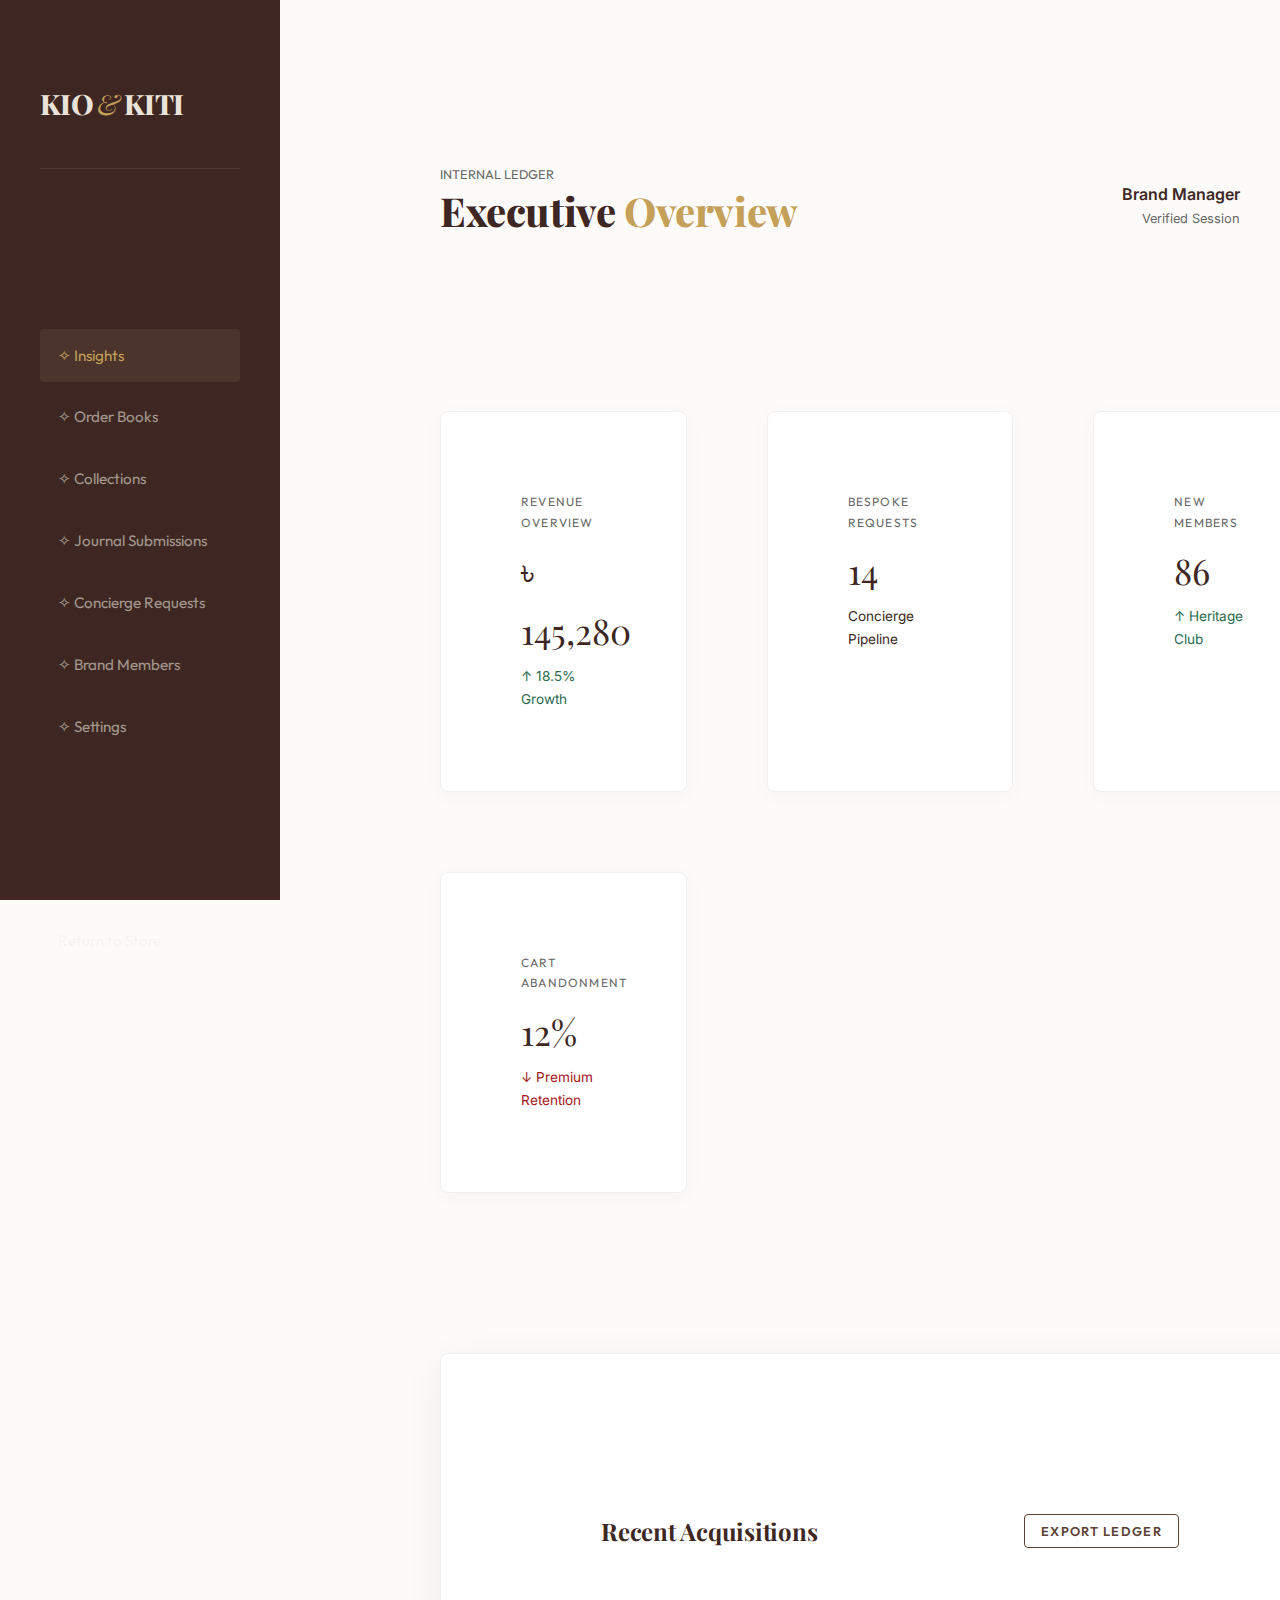
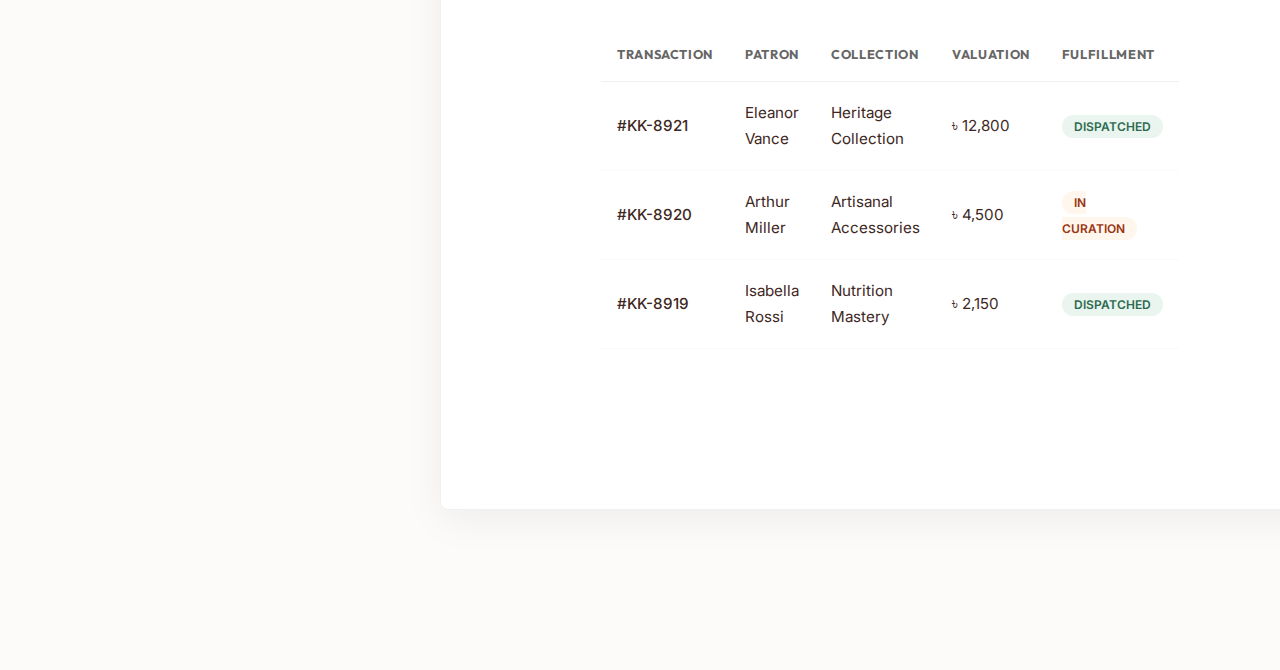
<file: admin.html>
<!DOCTYPE html>
<html lang="en">

<head>
    <meta charset="UTF-8">
    <meta name="viewport" content="width=device-width, initial-scale=1.0">
    <title>Brand Ledger | Kio & Kiti Admin</title>
    <link rel="stylesheet" href="style.css">
    <link rel="preconnect" href="https://fonts.googleapis.com">
    <link rel="preconnect" href="https://fonts.gstatic.com" crossorigin>
    <link
        href="https://fonts.googleapis.com/css2?family=Inter:wght@400;500;600&family=Playfair+Display:ital,wght@0,700;0,800;1,700&family=Outfit:wght@500;600&display=swap"
        rel="stylesheet">
    <style>
        :root {
            --sidebar-width: 280px;
        }

        body {
            background: #FDFBFA;
            color: var(--primary-dark);
        }

        .admin-layout {
            display: grid;
            grid-template-columns: var(--sidebar-width) 1fr;
            min-height: 100vh;
        }

        .admin-sidebar {
            background: var(--primary-dark);
            color: #EAE3D9;
            padding: var(--space-lg) var(--space-md);
            position: sticky;
            top: 0;
            height: 100vh;
        }

        .admin-main {
            padding: var(--space-xl);
        }

        .sidebar-header {
            margin-bottom: var(--space-xl);
            padding-bottom: var(--space-md);
            border-bottom: 1px solid rgba(234, 227, 217, 0.1);
        }

        .admin-nav a {
            display: flex;
            align-items: center;
            gap: 12px;
            padding: 14px 18px;
            color: rgba(234, 227, 217, 0.6);
            border-radius: var(--radius-sm);
            margin-bottom: 8px;
            font-family: var(--font-secondary);
            font-size: 0.95rem;
            transition: all 0.3s ease;
        }

        .admin-nav a:hover,
        .admin-nav a.active {
            background: rgba(234, 227, 217, 0.05);
            color: #EAE3D9;
        }

        .admin-nav a.active {
            color: var(--accent-gold);
            background: rgba(197, 168, 124, 0.1);
        }

        .kpi-grid {
            display: grid;
            grid-template-columns: repeat(auto-fit, minmax(240px, 1fr));
            gap: var(--space-lg);
            margin-bottom: var(--space-xl);
        }

        .kpi-card {
            background: white;
            padding: var(--space-lg);
            border-radius: var(--radius-md);
            border: 1px solid #F0F0F0;
            box-shadow: var(--shadow-sm);
        }

        .kpi-label {
            font-family: var(--font-secondary);
            text-transform: uppercase;
            font-size: 0.75rem;
            letter-spacing: 0.1em;
            color: var(--text-muted);
            margin-bottom: 8px;
        }

        .kpi-value {
            font-family: var(--font-heading);
            font-size: 2.2rem;
            color: var(--primary-dark);
            margin-bottom: 4px;
        }

        .kpi-trend {
            font-size: 0.85rem;
            display: flex;
            align-items: center;
            gap: 4px;
        }

        .trend-up {
            color: #2D6A4F;
        }

        .trend-down {
            color: #A4161A;
        }

        .admin-section {
            background: white;
            padding: var(--space-xl);
            border-radius: var(--radius-md);
            border: 1px solid #F0F0F0;
            box-shadow: var(--shadow-md);
        }

        .section-header {
            display: flex;
            justify-content: space-between;
            align-items: center;
            margin-bottom: var(--space-lg);
        }

        .admin-table {
            width: 100%;
            border-collapse: collapse;
        }

        .admin-table th {
            text-align: left;
            padding: 16px;
            font-family: var(--font-secondary);
            font-size: 0.8rem;
            text-transform: uppercase;
            letter-spacing: 0.05em;
            color: var(--text-muted);
            border-bottom: 1px solid #F0F0F0;
        }

        .admin-table td {
            padding: 18px 16px;
            font-size: 0.95rem;
            border-bottom: 1px solid #FAFAFA;
        }

        .status-pill {
            padding: 4px 12px;
            border-radius: 20px;
            font-size: 0.75rem;
            font-weight: 600;
            text-transform: uppercase;
        }

        .status-paid {
            background: #E9F5EE;
            color: #2D6A4F;
        }

        .status-pending {
            background: #FFF7ED;
            color: #9A3412;
        }

        @media (max-width: 1024px) {
            .admin-layout {
                grid-template-columns: 1fr;
            }

            .admin-sidebar {
                display: none;
            }
        }
    </style>
</head>

<body>
    <div class="admin-layout">
        <aside class="admin-sidebar">
            <div class="sidebar-header">
                <div class="logo">
                    <span class="logo-kio" style="color:#EAE3D9">KIO</span><span class="logo-amp"
                        style="color:var(--accent-gold); font-style:italic; font-family:'Playfair Display'; margin: 0 4px;">&</span><span
                        class="logo-kiti" style="color:#EAE3D9">KITI</span>
                </div>
            </div>
            <nav class="admin-nav">
                <a href="#" class="active">✧ Insights</a>
                <a href="#">✧ Order Books</a>
                <a href="#">✧ Collections</a>
                <a href="#">✧ Journal Submissions</a>
                <a href="#">✧ Concierge Requests</a>
                <a href="#">✧ Brand Members</a>
                <a href="#">✧ Settings</a>
                <a href="index.html" style="margin-top: var(--space-xl); opacity: 0.5;">Return to Store</a>
            </nav>
        </aside>

        <main class="admin-main">
            <header class="section-header" style="margin-bottom: var(--space-xl);">
                <div>
                    <span
                        style="font-family: var(--font-secondary); text-transform: uppercase; font-size: 0.8rem; color: var(--text-muted);">Internal
                        Ledger</span>
                    <h1 class="hero-title" style="font-size: 2.5rem; margin-top: 4px;">Executive <span
                            class="text-gold">Overview</span></h1>
                </div>
                <div class="user-profile" style="display:flex; align-items:center; gap:12px;">
                    <div style="text-align: right;">
                        <div style="font-weight: 600;">Brand Manager</div>
                        <div style="font-size: 0.8rem; color: var(--text-muted);">Verified Session</div>
                    </div>
                </div>
            </header>

            <div class="kpi-grid">
                <div class="kpi-card">
                    <div class="kpi-label">Revenue Overview</div>
                    <div class="kpi-value">৳ 145,280</div>
                    <div class="kpi-trend trend-up">↑ 18.5% Growth</div>
                </div>
                <div class="kpi-card">
                    <div class="kpi-label">Bespoke Requests</div>
                    <div class="kpi-value">14</div>
                    <div class="kpi-trend">Concierge Pipeline</div>
                </div>
                <div class="kpi-card">
                    <div class="kpi-label">New Members</div>
                    <div class="kpi-value">86</div>
                    <div class="kpi-trend trend-up">↑ Heritage Club</div>
                </div>
                <div class="kpi-card">
                    <div class="kpi-label">Cart Abandonment</div>
                    <div class="kpi-value">12%</div>
                    <div class="kpi-trend trend-down">↓ Premium Retention</div>
                </div>
            </div>

            <div class="admin-section">
                <div class="section-header">
                    <h2 class="section-title" style="font-size: 1.5rem;">Recent Acquisitions</h2>
                    <button class="btn btn-outline" style="padding: 8px 16px; font-size: 0.8rem;">Export Ledger</button>
                </div>
                <table class="admin-table">
                    <thead>
                        <tr>
                            <th>Transaction</th>
                            <th>Patron</th>
                            <th>Collection</th>
                            <th>Valuation</th>
                            <th>Fulfillment</th>
                        </tr>
                    </thead>
                    <tbody>
                        <tr>
                            <td style="font-weight: 500;">#KK-8921</td>
                            <td>Eleanor Vance</td>
                            <td>Heritage Collection</td>
                            <td>৳ 12,800</td>
                            <td><span class="status-pill status-paid">Dispatched</span></td>
                        </tr>
                        <tr>
                            <td style="font-weight: 500;">#KK-8920</td>
                            <td>Arthur Miller</td>
                            <td>Artisanal Accessories</td>
                            <td>৳ 4,500</td>
                            <td><span class="status-pill status-pending">In Curation</span></td>
                        </tr>
                        <tr>
                            <td style="font-weight: 500;">#KK-8919</td>
                            <td>Isabella Rossi</td>
                            <td>Nutrition Mastery</td>
                            <td>৳ 2,150</td>
                            <td><span class="status-pill status-paid">Dispatched</span></td>
                        </tr>
                    </tbody>
                </table>
            </div>
        </main>
    </div>
</body>

</html>
</file>
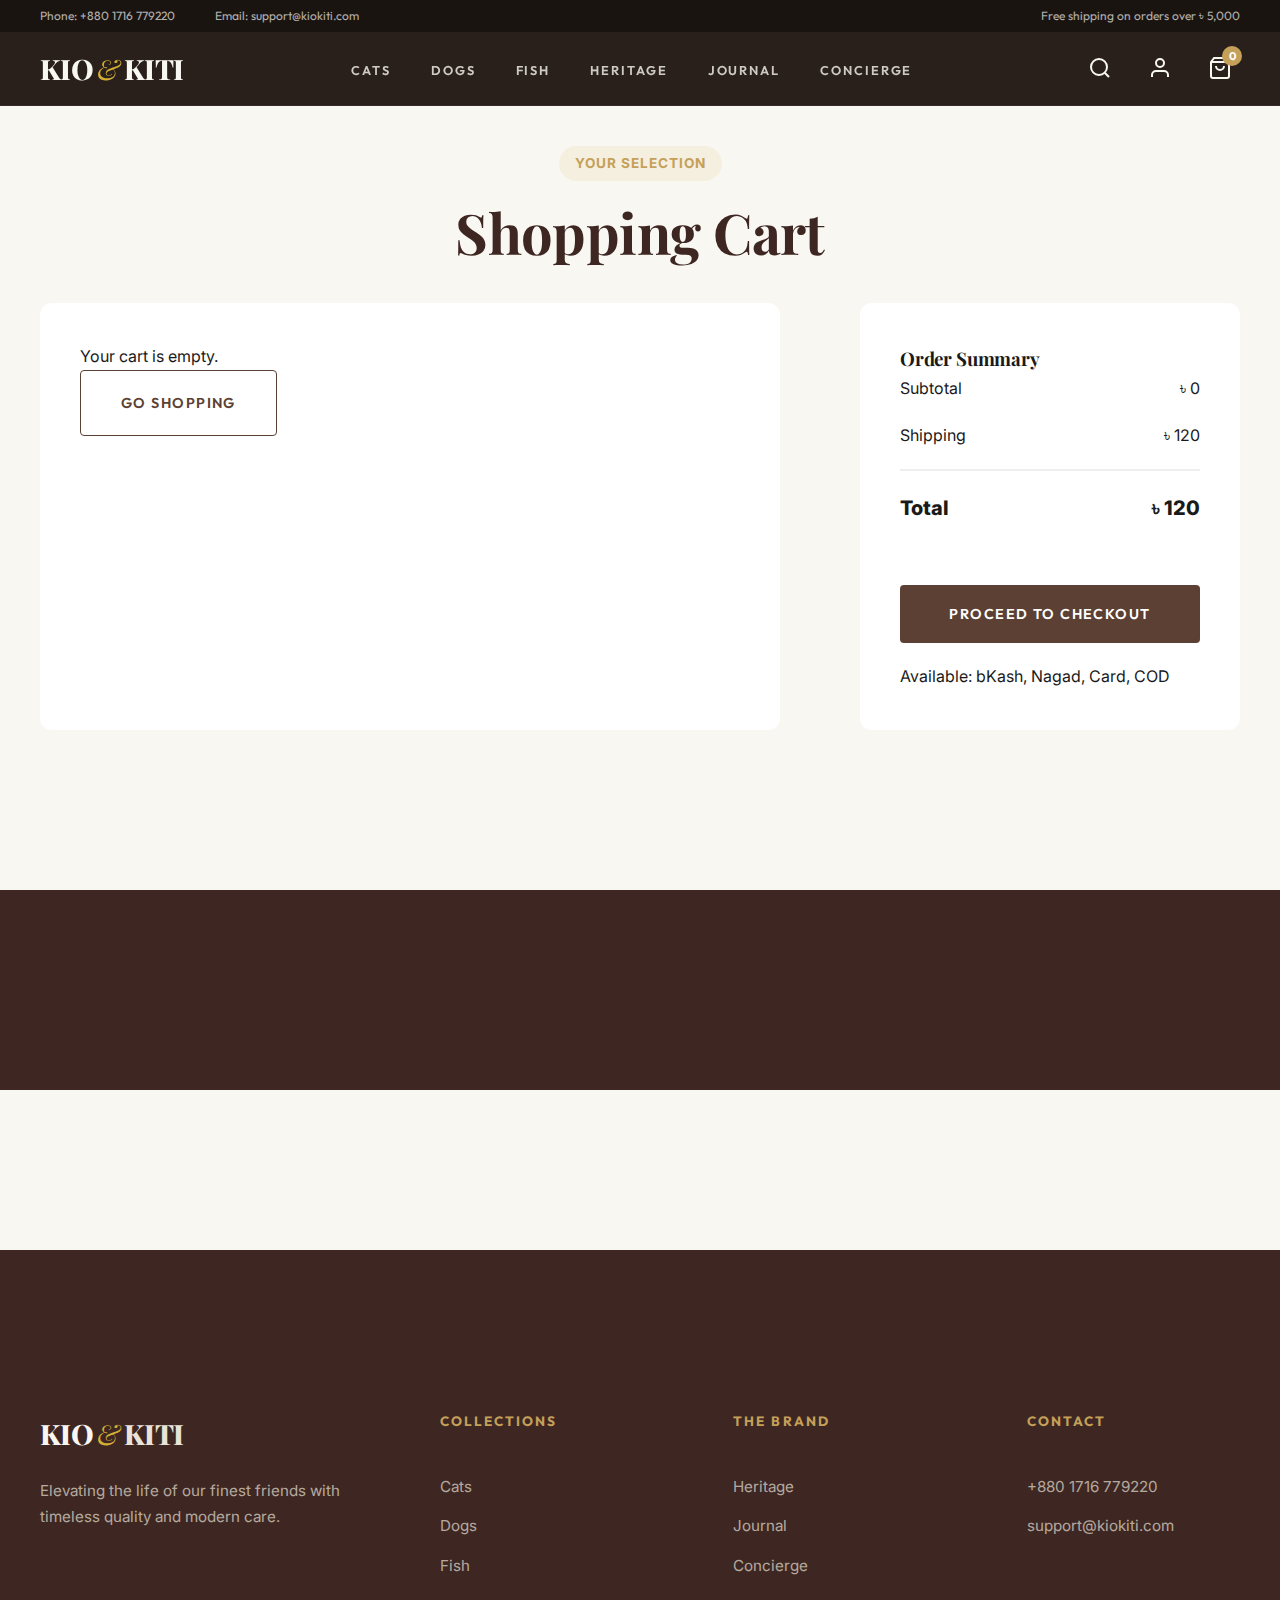
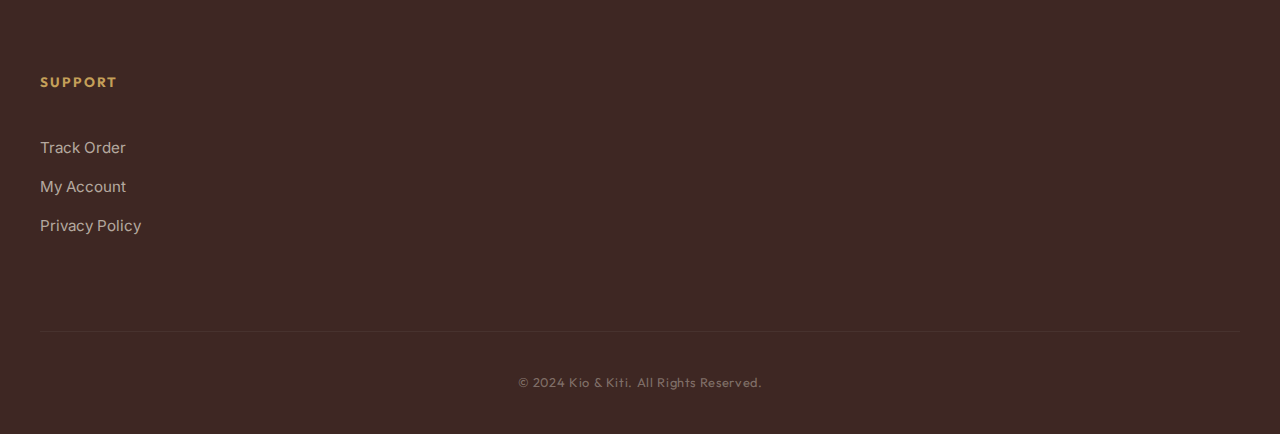
<file: cart.html>
<!DOCTYPE html>
<html lang="en">

<head>
    <meta charset="UTF-8">
    <meta name="viewport" content="width=device-width, initial-scale=1.0">
    <title>Shopping Cart | Kio and Kiti</title>
    <link rel="stylesheet" href="style.css">
</head>

<body>
    <div class="top-bar">
        <div class="container">
            <div class="top-bar-info">
                <span>Phone: <a href="tel:+8801716779220">+880 1716 779220</a></span>
                <span>Email: <a href="mailto:support@kiokiti.com">support@kiokiti.com</a></span>
            </div>
            <div class="top-bar-right hide-mobile">
                <span>Free shipping on orders over ৳ 5,000</span>
            </div>
        </div>
    </div>
    <header class="header">
        <nav class="container nav">
            <div class="logo">
                <a href="index.html">
                    <span class="logo-kio">KIO</span><span class="logo-amp">&</span><span class="logo-kiti">KITI</span>
                </a>
            </div>

            <ul class="nav-links">
                <li><a href="shop.html?category=cats">Cats</a></li>
                <li><a href="shop.html?category=dogs">Dogs</a></li>
                <li><a href="shop.html?category=fish">Fish</a></li>
                <li><a href="index.html#heritage">Heritage</a></li>
                <li><a href="stories.html">Journal</a></li>
                <li><a href="concierge.html">Concierge</a></li>
            </ul>

            <div class="nav-actions">
                <button class="icon-btn" aria-label="Search">
                    <svg width="24" height="24" viewBox="0 0 24 24" fill="none" stroke="currentColor" stroke-width="2">
                        <circle cx="11" cy="11" r="8" />
                        <path d="m21 21-4.3-4.3" />
                    </svg>
                </button>
                <button class="icon-btn" aria-label="Account" onclick="window.location.href='account.html'">
                    <svg width="24" height="24" viewBox="0 0 24 24" fill="none" stroke="currentColor" stroke-width="2">
                        <path d="M20 21v-2a4 4 0 0 0-4-4H8a4 4 0 0 0-4 4v2" />
                        <circle cx="12" cy="7" r="4" />
                    </svg>
                </button>
                <button class="icon-btn cart-btn" aria-label="Cart" onclick="window.location.href='cart.html'">
                    <svg width="24" height="24" viewBox="0 0 24 24" fill="none" stroke="currentColor" stroke-width="2">
                        <path d="M6 2 3 6v14a2 2 0 0 0 2 2h14a2 2 0 0 0 2-2V6l-3-4Z" />
                        <path d="M3 6h18" />
                        <path d="M16 10a4 4 0 0 1-8 0" />
                    </svg>
                    <span class="cart-count">0</span>
                </button>
            </div>
        </nav>
    </header>

    <main class="container page-content">
        <div class="section-header text-center">
            <span class="badge">Your Selection</span>
            <h1 class="section-title">Shopping Cart</h1>
        </div>

        <div class="cart-layout">
            <div class="cart-items" id="cart-container">
                <!-- Cart items will be loaded here via JS -->
                <div class="cart-empty-message">
                    <p>Your cart is empty.</p>
                    <a href="shop.html" class="btn btn-outline">Go Shopping</a>
                </div>
            </div>

            <aside class="cart-summary">
                <h3>Order Summary</h3>
                <div class="summary-details">
                    <div class="summary-row">
                        <span>Subtotal</span>
                        <span id="subtotal">৳ 0</span>
                    </div>
                    <div class="summary-row">
                        <span>Shipping</span>
                        <span id="shipping">৳ 120</span>
                    </div>
                    <div class="summary-row summary-total">
                        <span>Total</span>
                        <span id="total">৳ 120</span>
                    </div>
                </div>
                <button class="btn btn-primary btn-full mt-md" id="checkout-btn">Proceed to Checkout</button>
                <div class="payment-badges mt-sm">
                    <span>Available: bKash, Nagad, Card, COD</span>
                </div>
            </aside>
        </div>
    </main>

    <footer class="footer">
        <!-- Reusable Footer -->
    </footer>

    <script src="app.js"></script>
    <script>
        // Specific logic for Cart Page
        function renderCart() {
            const container = document.getElementById('cart-container');
            const subtotalEl = document.getElementById('subtotal');
            const totalEl = document.getElementById('total');

            if (cart.length === 0) {
                container.innerHTML = '<div class="cart-empty-message"> <p>Your cart is empty.</p> <a href="shop.html" class="btn btn-outline">Go Shopping</a> </div>';
                return;
            }

            let html = '';
            let subtotal = 0;

            cart.forEach((item, index) => {
                const itemPrice = parseInt(item.price.replace(/[৳, ]/g, ''));
                subtotal += itemPrice * item.quantity;

                html += `
                    <div class="cart-item">
                        <div class="cart-item-img"></div>
                        <div class="cart-item-info">
                            <h4>${item.name}</h4>
                            <p class="text-muted">Size: ${item.variant}</p>
                            <div class="quantity-picker-sm">
                                <button onclick="changeQty(${index}, -1)">-</button>
                                <span>${item.quantity}</span>
                                <button onclick="changeQty(${index}, 1)">+</button>
                            </div>
                        </div>
                        <div class="cart-item-price">
                            <span class="price">৳ ${itemPrice.toLocaleString()}</span>
                            <button class="remove-btn" onclick="removeItem(${index})">Remove</button>
                        </div>
                    </div>
                `;
            });

            container.innerHTML = html;
            subtotalEl.textContent = `৳ ${subtotal.toLocaleString()}`;
            totalEl.textContent = `৳ ${(subtotal + 120).toLocaleString()}`;
        }

        function changeQty(index, delta) {
            cart[index].quantity += delta;
            if (cart[index].quantity < 1) cart[index].quantity = 1;
            saveCart();
            renderCart();
            updateCartUI();
        }

        function removeItem(index) {
            cart.splice(index, 1);
            saveCart();
            renderCart();
            updateCartUI();
        }

        document.addEventListener('DOMContentLoaded', renderCart);
    </script>
    <footer class="footer">
        <div class="container">
            <div class="footer-grid">
                <div class="footer-brand">
                    <div class="logo">
                        <span class="logo-kio">KIO</span><span class="logo-amp">&</span>KITI
                    </div>
                    <p>Elevating the life of our finest friends with timeless quality and modern care.</p>
                </div>
                <div class="footer-links">
                    <h4>Collections</h4>
                    <ul>
                        <li><a href="shop.html?category=cats">Cats</a></li>
                        <li><a href="shop.html?category=dogs">Dogs</a></li>
                        <li><a href="shop.html?category=fish">Fish</a></li>
                    </ul>
                </div>
                <div class="footer-links">
                    <h4>The Brand</h4>
                    <ul>
                        <li><a href="index.html#heritage">Heritage</a></li>
                        <li><a href="stories.html">Journal</a></li>
                        <li><a href="concierge.html">Concierge</a></li>
                    </ul>
                </div>
                <div class="footer-links">
                    <h4>Contact</h4>
                    <ul>
                        <li><a href="tel:+8801716779220">+880 1716 779220</a></li>
                        <li><a href="mailto:support@kiokiti.com">support@kiokiti.com</a></li>
                    </ul>
                </div>
                <div class="footer-links">
                    <h4>Support</h4>
                    <ul>
                        <li><a href="track.html">Track Order</a></li>
                        <li><a href="account.html">My Account</a></li>
                        <li><a href="#">Privacy Policy</a></li>
                    </ul>
                </div>
            </div>
            <div class="footer-bottom">
                &copy; 2024 Kio & Kiti. All Rights Reserved.
            </div>
        </div>
    </footer>
</body>

</html>
</file>
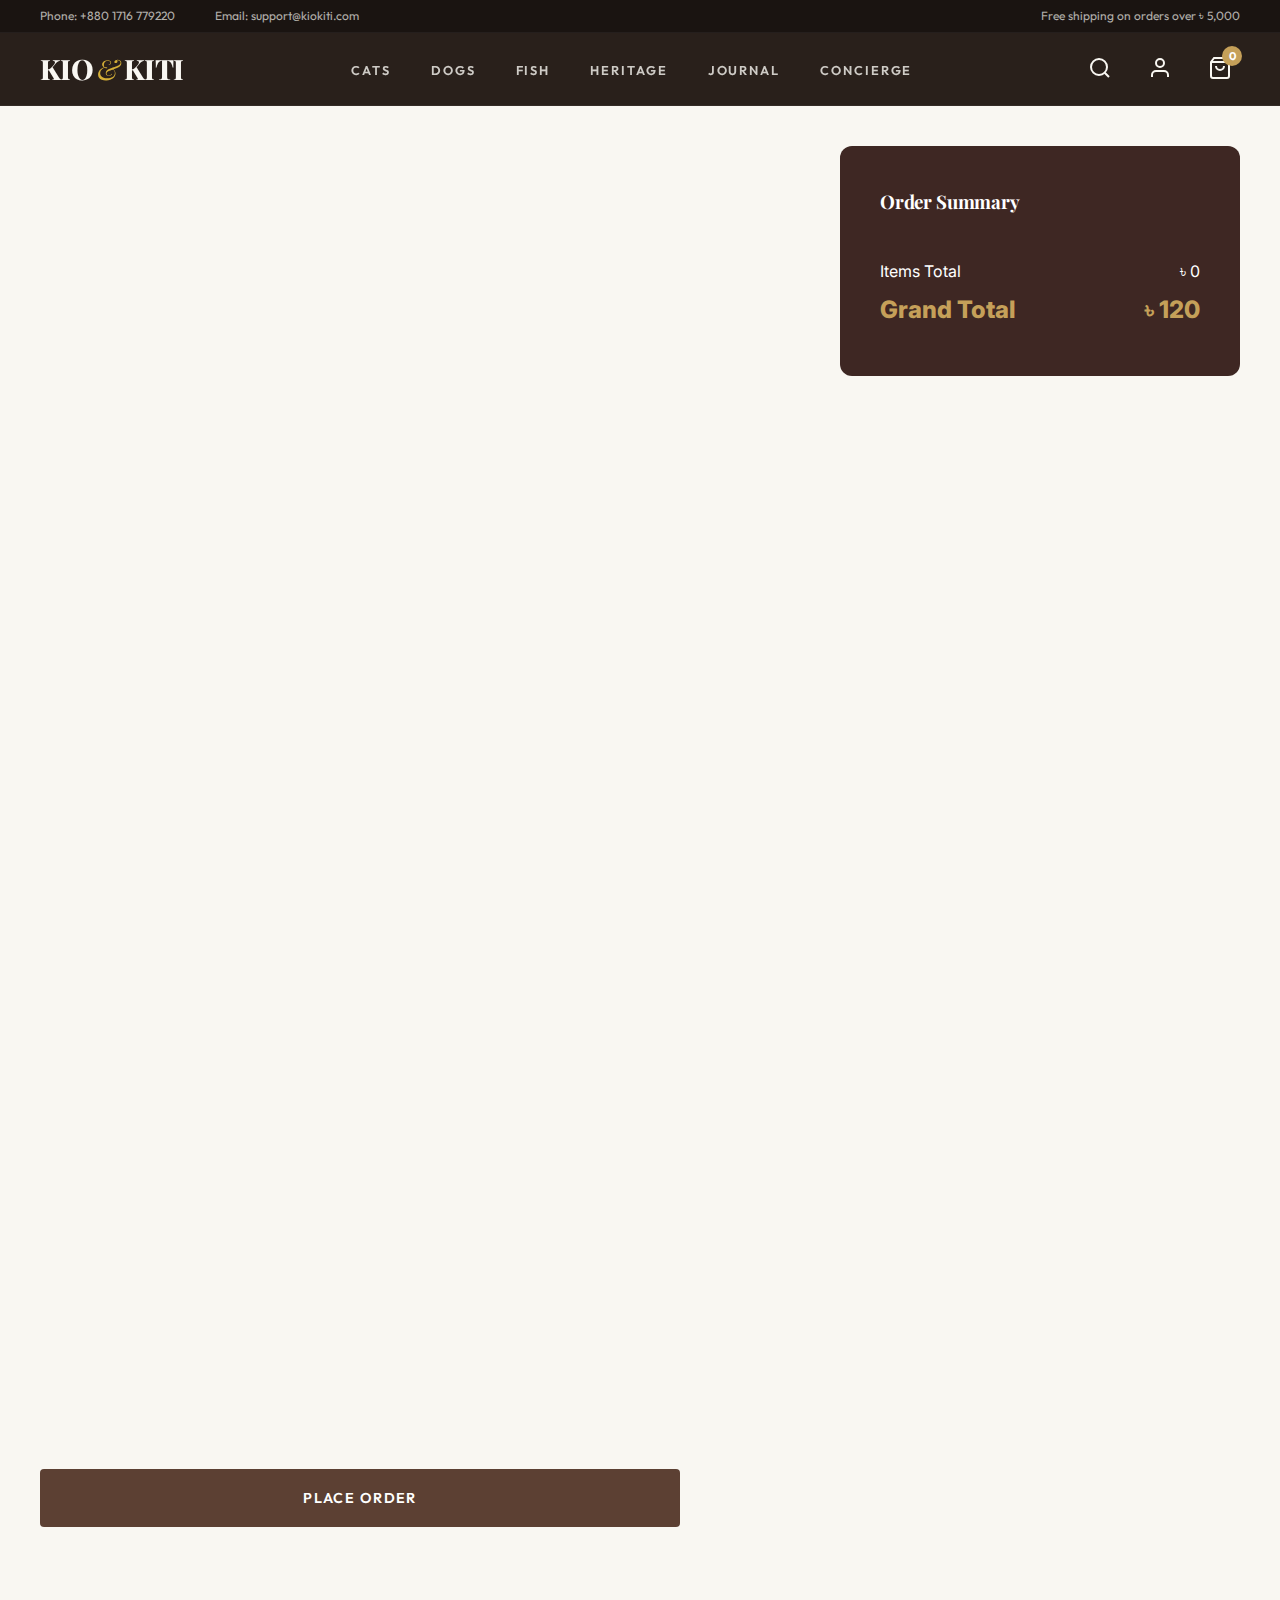
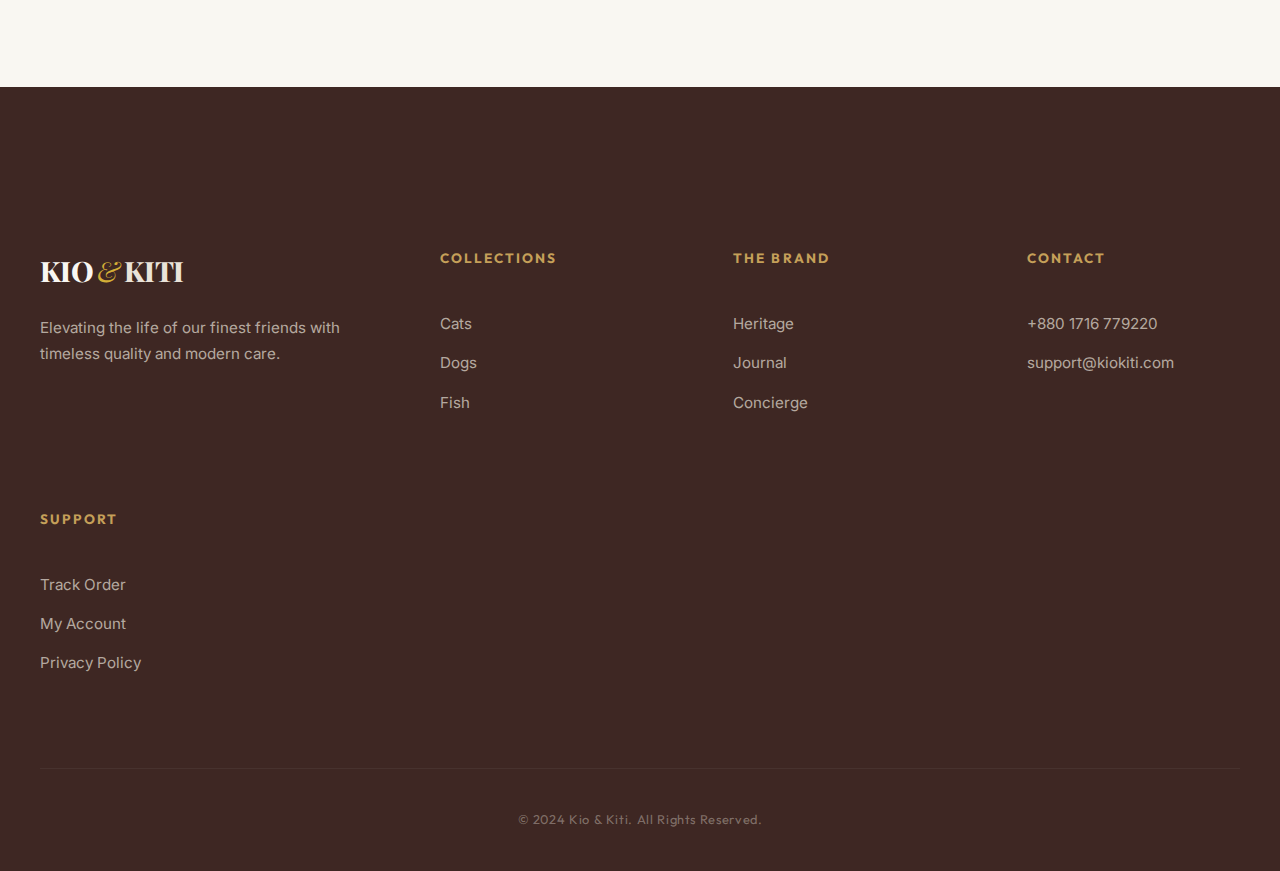
<file: checkout.html>
<!DOCTYPE html>
<html lang="en">

<head>
    <meta charset="UTF-8">
    <meta name="viewport" content="width=device-width, initial-scale=1.0">
    <title>Checkout | Kio and Kiti</title>
    <link rel="stylesheet" href="style.css">
</head>

<body>
    <div class="top-bar">
        <div class="container">
            <div class="top-bar-info">
                <span>Phone: <a href="tel:+8801716779220">+880 1716 779220</a></span>
                <span>Email: <a href="mailto:support@kiokiti.com">support@kiokiti.com</a></span>
            </div>
            <div class="top-bar-right hide-mobile">
                <span>Free shipping on orders over ৳ 5,000</span>
            </div>
        </div>
    </div>
    <header class="header">
        <nav class="container nav">
            <div class="logo">
                <a href="index.html">
                    <span class="logo-kio">KIO</span><span class="logo-amp">&</span><span class="logo-kiti">KITI</span>
                </a>
            </div>

            <ul class="nav-links">
                <li><a href="shop.html?category=cats">Cats</a></li>
                <li><a href="shop.html?category=dogs">Dogs</a></li>
                <li><a href="shop.html?category=fish">Fish</a></li>
                <li><a href="index.html#heritage">Heritage</a></li>
                <li><a href="stories.html">Journal</a></li>
                <li><a href="concierge.html">Concierge</a></li>
            </ul>

            <div class="nav-actions">
                <button class="icon-btn" aria-label="Search">
                    <svg width="24" height="24" viewBox="0 0 24 24" fill="none" stroke="currentColor" stroke-width="2">
                        <circle cx="11" cy="11" r="8" />
                        <path d="m21 21-4.3-4.3" />
                    </svg>
                </button>
                <button class="icon-btn" aria-label="Account" onclick="window.location.href='account.html'">
                    <svg width="24" height="24" viewBox="0 0 24 24" fill="none" stroke="currentColor" stroke-width="2">
                        <path d="M20 21v-2a4 4 0 0 0-4-4H8a4 4 0 0 0-4 4v2" />
                        <circle cx="12" cy="7" r="4" />
                    </svg>
                </button>
                <button class="icon-btn cart-btn" aria-label="Cart" onclick="window.location.href='cart.html'">
                    <svg width="24" height="24" viewBox="0 0 24 24" fill="none" stroke="currentColor" stroke-width="2">
                        <path d="M6 2 3 6v14a2 2 0 0 0 2 2h14a2 2 0 0 0 2-2V6l-3-4Z" />
                        <path d="M3 6h18" />
                        <path d="M16 10a4 4 0 0 1-8 0" />
                    </svg>
                    <span class="cart-count">0</span>
                </button>
            </div>
        </nav>
    </header>

    <main class="container page-content">
        <div class="checkout-layout">
            <div class="checkout-form-area">
                <section class="checkout-step reveal-on-scroll">
                    <h2>I. Contact Information</h2>
                    <div class="form-row">
                        <div class="form-group">
                            <label>Full Name</label>
                            <input type="text" placeholder="John Doe" required>
                        </div>
                        <div class="form-group">
                            <label>Phone Number</label>
                            <input type="tel" placeholder="017xxxxxxxx" required>
                        </div>
                    </div>
                </section>

                <section class="checkout-step reveal-on-scroll">
                    <h2>II. Shipping Address</h2>
                    <div class="form-group">
                        <label>City</label>
                        <select required>
                            <option>Dhaka</option>
                            <option>Chittagong</option>
                            <option>Sylhet</option>
                        </select>
                    </div>
                    <div class="form-group">
                        <label>Detailed Address (Area, House, Flat)</label>
                        <textarea rows="3" placeholder="Flat 4B, House 12, Road 5..."></textarea>
                    </div>
                </section>

                <section class="checkout-step reveal-on-scroll">
                    <h2>III. Payment Method</h2>
                    <div class="payment-options">
                        <label class="pay-option active">
                            <input type="radio" name="payment" checked>
                            <span>Cash on Delivery (COD)</span>
                        </label>
                        <label class="pay-option">
                            <input type="radio" name="payment">
                            <span>bKash / Nagad / Rocket</span>
                        </label>
                        <label class="pay-option">
                            <input type="radio" name="payment">
                            <span>Credit / Debit Card</span>
                        </label>
                    </div>
                </section>

                <button class="btn btn-primary btn-full mt-lg">Place Order</button>
            </div>

            <aside class="order-preview">
                <h3>Order Summary</h3>
                <div id="preview-items" class="preview-list">
                    <!-- Loaded via JS -->
                </div>
                <div class="total-bar">
                    <div class="total-row">
                        <span>Items Total</span>
                        <span id="preview-sub">৳ 0</span>
                    </div>
                    <div class="total-row bold">
                        <span>Grand Total</span>
                        <span id="preview-total">৳ 120</span>
                    </div>
                </div>
            </aside>
        </div>
    </main>

    <script src="app.js"></script>
    <script>
        function renderPreview() {
            const list = document.getElementById('preview-items');
            const sub = document.getElementById('preview-sub');
            const total = document.getElementById('preview-total');

            let subtotal = 0;
            let html = '';

            cart.forEach(item => {
                const itemPrice = parseInt(item.price.replace(/[৳, ]/g, ''));
                subtotal += itemPrice * item.quantity;
                html += `
                    <div class="preview-item">
                        <span>${item.name} x ${item.quantity}</span>
                        <span>৳ ${(itemPrice * item.quantity).toLocaleString()}</span>
                    </div>
                `;
            });

            list.innerHTML = html;
            sub.textContent = `৳ ${subtotal.toLocaleString()}`;
            total.textContent = `৳ ${(subtotal + 120).toLocaleString()}`;
        }
        document.addEventListener('DOMContentLoaded', renderPreview);
    </script>
    <footer class="footer">
        <div class="container">
            <div class="footer-grid">
                <div class="footer-brand">
                    <div class="logo">
                        <span class="logo-kio">KIO</span><span class="logo-amp">&</span>KITI
                    </div>
                    <p>Elevating the life of our finest friends with timeless quality and modern care.</p>
                </div>
                <div class="footer-links">
                    <h4>Collections</h4>
                    <ul>
                        <li><a href="shop.html?category=cats">Cats</a></li>
                        <li><a href="shop.html?category=dogs">Dogs</a></li>
                        <li><a href="shop.html?category=fish">Fish</a></li>
                    </ul>
                </div>
                <div class="footer-links">
                    <h4>The Brand</h4>
                    <ul>
                        <li><a href="index.html#heritage">Heritage</a></li>
                        <li><a href="stories.html">Journal</a></li>
                        <li><a href="concierge.html">Concierge</a></li>
                    </ul>
                </div>
                <div class="footer-links">
                    <h4>Contact</h4>
                    <ul>
                        <li><a href="tel:+8801716779220">+880 1716 779220</a></li>
                        <li><a href="mailto:support@kiokiti.com">support@kiokiti.com</a></li>
                    </ul>
                </div>
                <div class="footer-links">
                    <h4>Support</h4>
                    <ul>
                        <li><a href="track.html">Track Order</a></li>
                        <li><a href="account.html">My Account</a></li>
                        <li><a href="#">Privacy Policy</a></li>
                    </ul>
                </div>
            </div>
            <div class="footer-bottom">
                &copy; 2024 Kio & Kiti. All Rights Reserved.
            </div>
        </div>
    </footer>
</body>

</html>
</file>
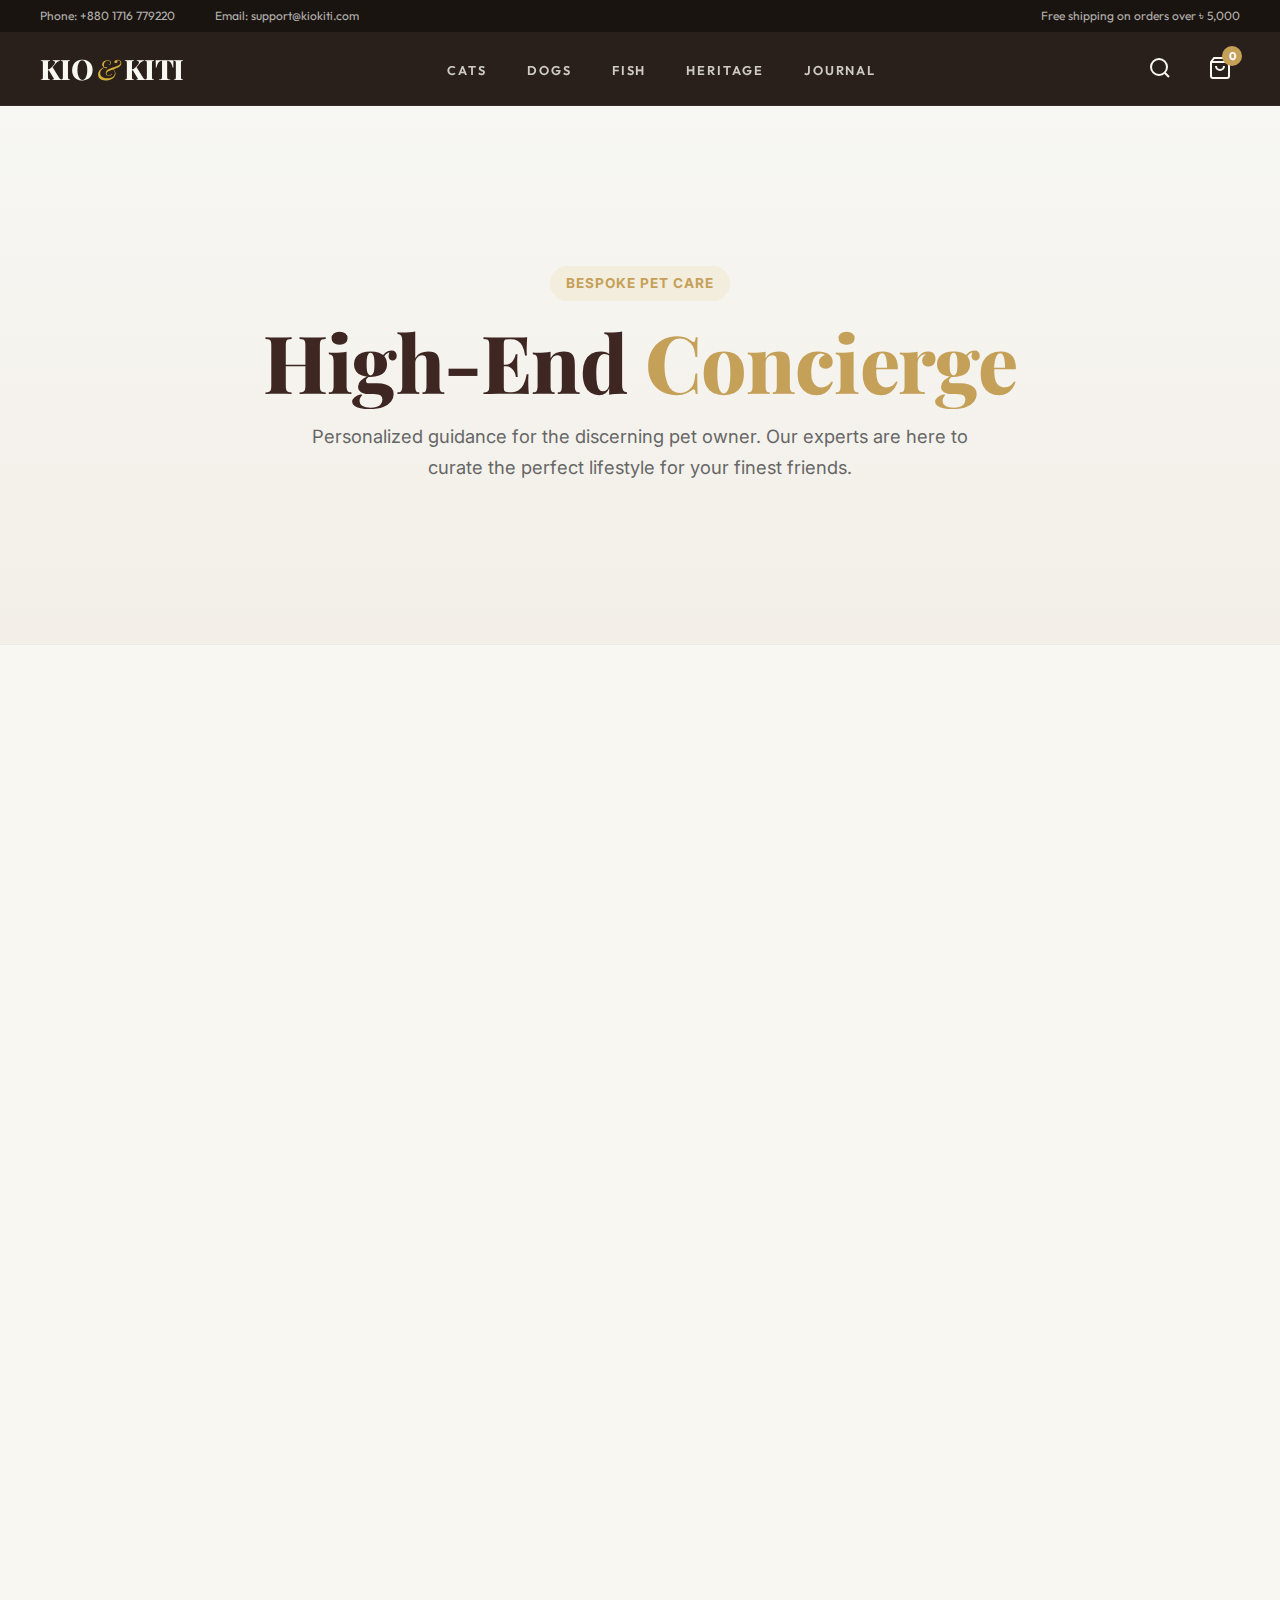
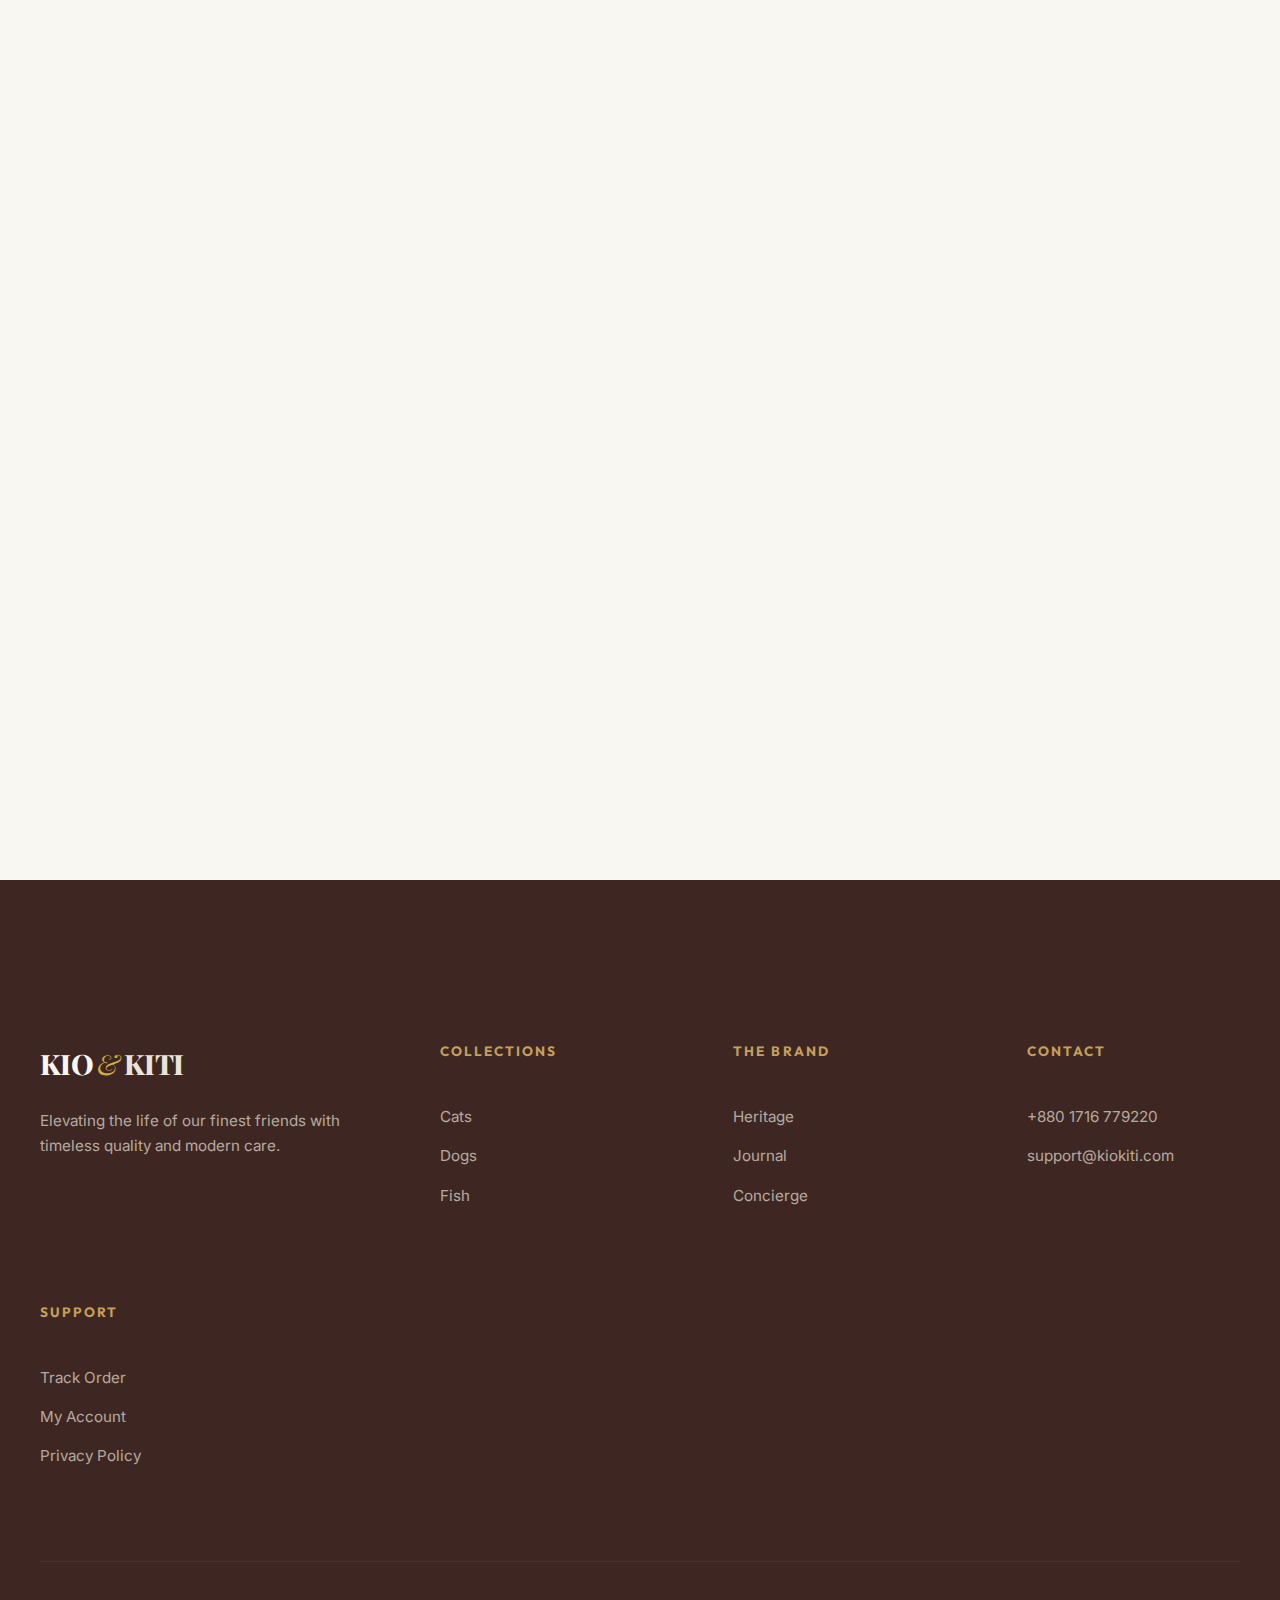
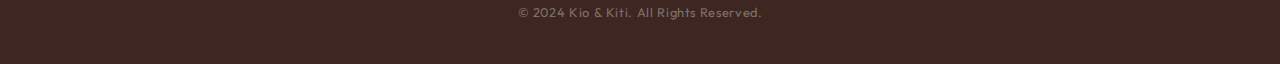
<file: concierge.html>
<!DOCTYPE html>
<html lang="en">

<head>
    <meta charset="UTF-8">
    <meta name="viewport" content="width=device-width, initial-scale=1.0">
    <title>Concierge Service | Kio and Kiti</title>
    <link rel="stylesheet" href="style.css">
    <link rel="preconnect" href="https://fonts.googleapis.com">
    <link rel="preconnect" href="https://fonts.gstatic.com" crossorigin>
    <link
        href="https://fonts.googleapis.com/css2?family=Inter:wght@400;500;600&family=Playfair+Display:ital,wght@0,700;0,800;1,700&family=Outfit:wght@500;600&display=swap"
        rel="stylesheet">
</head>

<body>
    <div class="top-bar">
        <div class="container">
            <div class="top-bar-info">
                <span>Phone: <a href="tel:+8801716779220">+880 1716 779220</a></span>
                <span>Email: <a href="mailto:support@kiokiti.com">support@kiokiti.com</a></span>
            </div>
            <div class="top-bar-right hide-mobile">
                <span>Free shipping on orders over ৳ 5,000</span>
            </div>
        </div>
    </div>
    <header class="header">
        <nav class="container nav">
            <div class="logo">
                <a href="index.html">
                    <span class="logo-kio">KIO</span><span class="logo-amp">&</span><span class="logo-kiti">KITI</span>
                </a>
            </div>

            <ul class="nav-links">
                <li><a href="shop.html?category=cats">Cats</a></li>
                <li><a href="shop.html?category=dogs">Dogs</a></li>
                <li><a href="shop.html?category=fish">Fish</a></li>
                <li><a href="index.html#heritage">Heritage</a></li>
                <li><a href="stories.html">Journal</a></li>
            </ul>

            <div class="nav-actions">
                <button class="icon-btn" aria-label="Search">
                    <svg width="24" height="24" viewBox="0 0 24 24" fill="none" stroke="currentColor" stroke-width="2">
                        <circle cx="11" cy="11" r="8" />
                        <path d="m21 21-4.3-4.3" />
                    </svg>
                </button>
                <button class="icon-btn cart-btn" aria-label="Cart">
                    <svg width="24" height="24" viewBox="0 0 24 24" fill="none" stroke="currentColor" stroke-width="2">
                        <path d="M6 2 3 6v14a2 2 0 0 0 2 2h14a2 2 0 0 0 2-2V6l-3-4Z" />
                        <path d="M3 6h18" />
                        <path d="M16 10a4 4 0 0 1-8 0" />
                    </svg>
                    <span class="cart-count">0</span>
                </button>
            </div>
        </nav>
    </header>

    <main>
        <section class="concierge-hero">
            <div class="container text-center">
                <span class="badge">Bespoke Pet Care</span>
                <h1 class="hero-title">High-End <span class="text-gold">Concierge</span></h1>
                <p class="hero-description" style="max-width: 700px; margin: 0 auto;">Personalized guidance for the
                    discerning pet owner. Our experts are here to curate the perfect lifestyle for your finest friends.
                </p>
            </div>
        </section>

        <section class="section">
            <div class="container">
                <div class="concierge-grid">
                    <!-- Service I -->
                    <div class="concierge-card reveal-on-scroll">
                        <div class="concierge-icon">✧</div>
                        <h3>Nutritional Tailoring</h3>
                        <p>Receive a bespoke nutrition plan developed by our veterinary experts to suit your pet's
                            specific breed, age, and heritage needs.</p>
                    </div>
                    <!-- Service II -->
                    <div class="concierge-card reveal-on-scroll">
                        <div class="concierge-icon">✧</div>
                        <h3>Artisanal Styling</h3>
                        <p>Our stylists will help you select the perfect pieces from our Heritage Collection to
                            complement your home's aesthetic.</p>
                    </div>
                    <!-- Service III -->
                    <div class="concierge-card reveal-on-scroll">
                        <div class="concierge-icon">✧</div>
                        <h3>Behavioral Mastery</h3>
                        <p>Exclusive access to private consultations for refined training and behavioral harmony in your
                            shared environment.</p>
                    </div>
                </div>
            </div>
        </section>

        <section class="section bg-cream">
            <div class="container">
                <div class="concierge-form-layout">
                    <div class="form-intro">
                        <h2 class="section-title">Request a <br>Consultation</h2>
                        <p>Please share a few details about your companion, and one of our concierge experts will reach
                            out within 24 hours.</p>
                    </div>
                    <form class="concierge-form">
                        <div class="form-row">
                            <div class="form-group">
                                <label>Your Name</label>
                                <input type="text" placeholder="John Doe" required>
                            </div>
                            <div class="form-group">
                                <label>Your Location</label>
                                <input type="text" placeholder="Gulshan, Dhaka" required>
                            </div>
                        </div>
                        <div class="form-row">
                            <div class="form-group">
                                <label>Pet's Breed</label>
                                <input type="text" placeholder="e.g. Siamese Cat" required>
                            </div>
                            <div class="form-group">
                                <label>Primary Need</label>
                                <select required>
                                    <option value="">Select a service...</option>
                                    <option value="nutrition">Nutrition Plan</option>
                                    <option value="styling">Home Styling</option>
                                    <option value="training">Premium Training</option>
                                    <option value="other">General Inquiry</option>
                                </select>
                            </div>
                        </div>
                        <div class="form-group">
                            <label>How can we assist you today?</label>
                            <textarea rows="5" placeholder="Tell us about your companion's unique needs..."></textarea>
                        </div>
                        <button type="submit" class="btn btn-primary btn-full">Submit Inquiry</button>
                    </form>
                </div>
            </div>
        </section>
    </main>

    <footer class="footer">
        <div class="container">
            <div class="footer-grid">
                <div class="footer-brand">
                    <div class="logo">
                        <span class="logo-kio">KIO</span><span class="logo-amp">&</span>KITI
                    </div>
                    <p>Elevating the life of our finest friends with timeless quality and modern care.</p>
                </div>
                <div class="footer-links">
                    <h4>Collections</h4>
                    <ul>
                        <li><a href="shop.html?category=cats">Cats</a></li>
                        <li><a href="shop.html?category=dogs">Dogs</a></li>
                        <li><a href="shop.html?category=fish">Fish</a></li>
                    </ul>
                </div>
                <div class="footer-links">
                    <h4>The Brand</h4>
                    <ul>
                        <li><a href="index.html#heritage">Heritage</a></li>
                        <li><a href="stories.html">Journal</a></li>
                        <li><a href="concierge.html">Concierge</a></li>
                    </ul>
                </div>
                <div class="footer-links">
                    <h4>Contact</h4>
                    <ul>
                        <li><a href="tel:+8801716779220">+880 1716 779220</a></li>
                        <li><a href="mailto:support@kiokiti.com">support@kiokiti.com</a></li>
                    </ul>
                </div>
                <div class="footer-links">
                    <h4>Support</h4>
                    <ul>
                        <li><a href="track.html">Track Order</a></li>
                        <li><a href="account.html">My Account</a></li>
                        <li><a href="#">Privacy Policy</a></li>
                    </ul>
                </div>
            </div>
            <div class="footer-bottom">
                &copy; 2024 Kio & Kiti. All Rights Reserved.
            </div>
        </div>
    </footer>

    <script src="app.js"></script>
    <script>
        document.querySelector('.concierge-form').addEventListener('submit', function (e) {
            e.preventDefault();
            this.reset();
            showToast("Inquiry submitted. Our concierge will contact you shortly.");
        });
    </script>
</body>

</html>
</file>
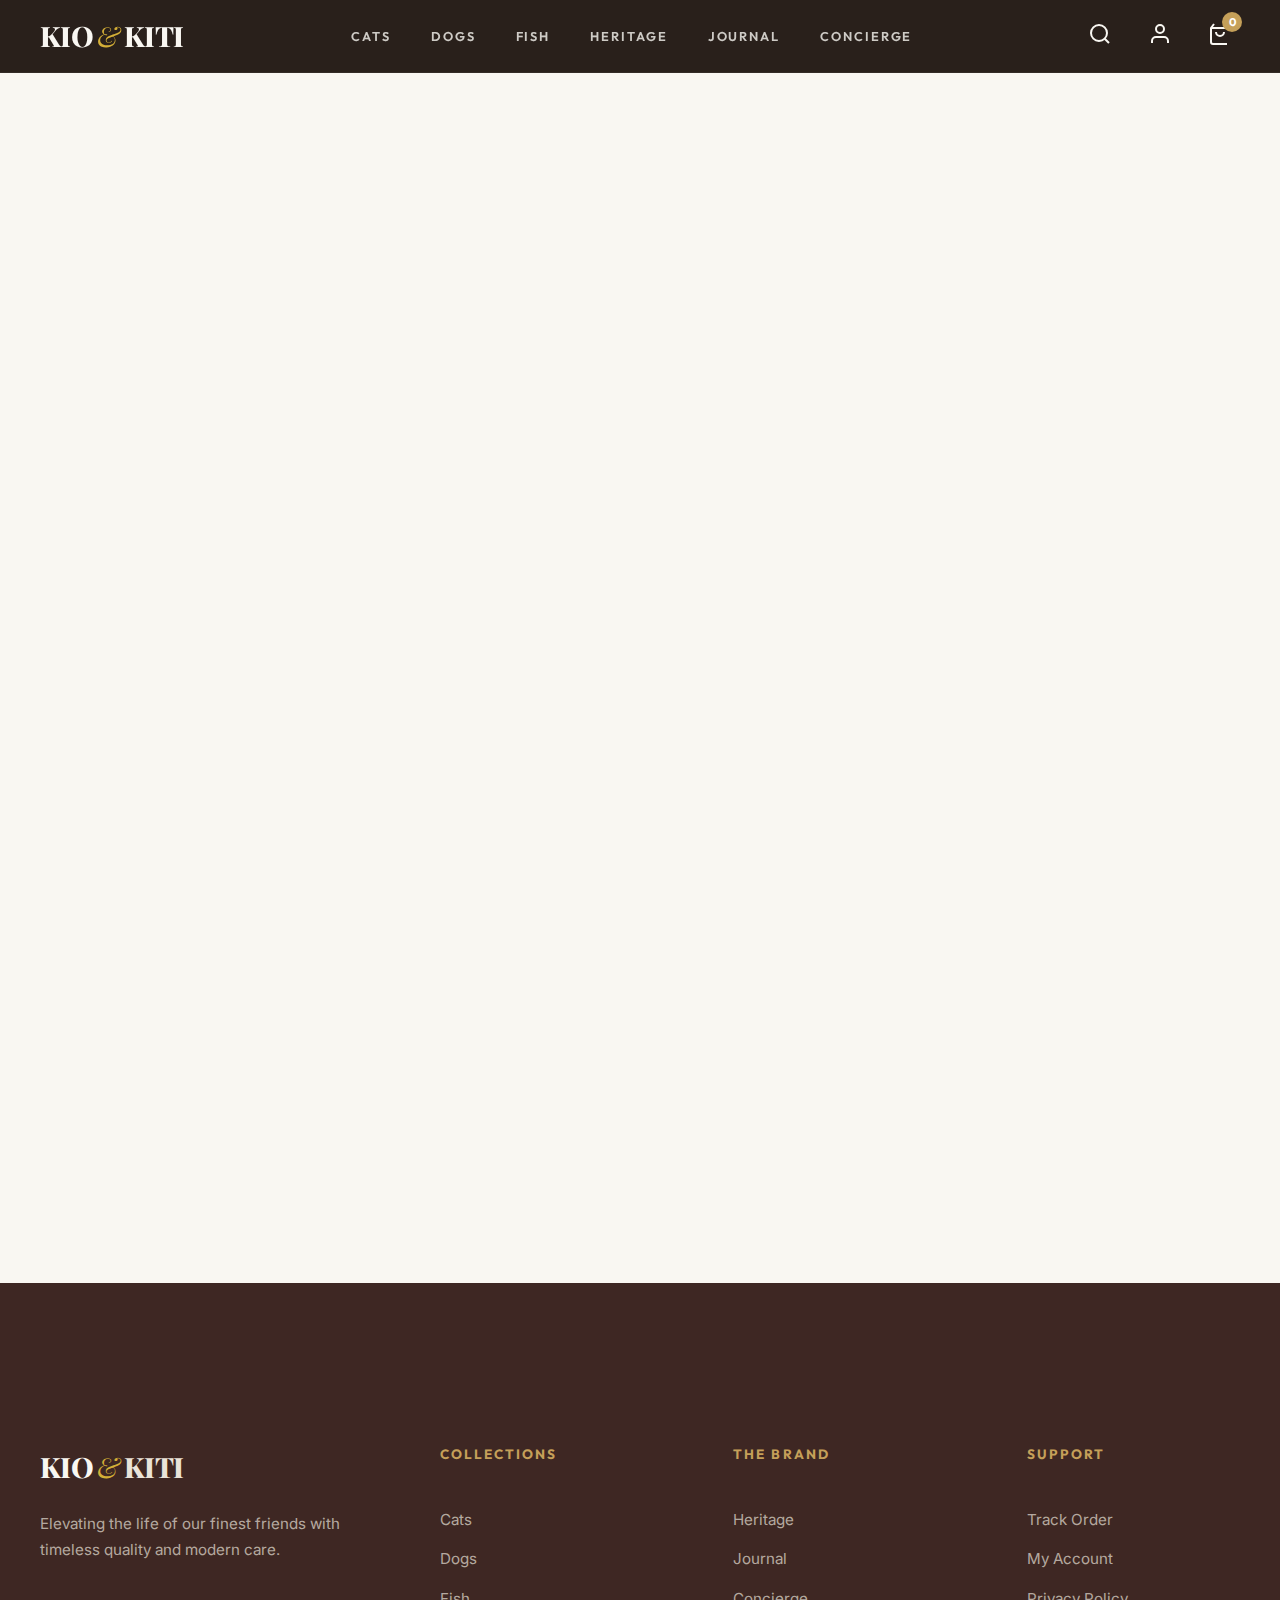
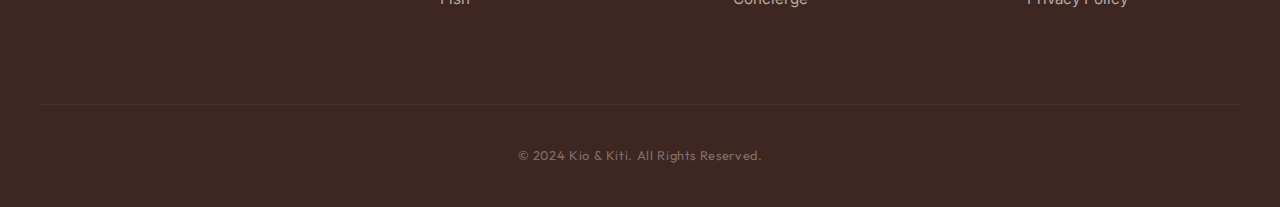
<file: track.html>
<!DOCTYPE html>
<html lang="en">

<head>
    <meta charset="UTF-8">
    <meta name="viewport" content="width=device-width, initial-scale=1.0">
    <title>Track Order | Kio and Kiti</title>
    <link rel="stylesheet" href="style.css">
</head>

<body>
    <header class="header">
        <nav class="container nav">
            <div class="logo">
                <a href="index.html">
                    <span class="logo-kio">KIO</span><span class="logo-amp">&</span><span class="logo-kiti">KITI</span>
                </a>
            </div>

            <ul class="nav-links">
                <li><a href="shop.html?category=cats">Cats</a></li>
                <li><a href="shop.html?category=dogs">Dogs</a></li>
                <li><a href="shop.html?category=fish">Fish</a></li>
                <li><a href="index.html#heritage">Heritage</a></li>
                <li><a href="stories.html">Journal</a></li>
                <li><a href="concierge.html">Concierge</a></li>
            </ul>

            <div class="nav-actions">
                <button class="icon-btn" aria-label="Search">
                    <svg width="24" height="24" viewBox="0 0 24 24" fill="none" stroke="currentColor" stroke-width="2">
                        <circle cx="11" cy="11" r="8" />
                        <path d="m21 21-4.3-4.3" />
                    </svg>
                </button>
                <button class="icon-btn" aria-label="Account" onclick="window.location.href='account.html'">
                    <svg width="24" height="24" viewBox="0 0 24 24" fill="none" stroke="currentColor" stroke-width="2">
                        <path d="M20 21v-2a4 4 0 0 0-4-4H8a4 4 0 0 0-4 4v2" />
                        <circle cx="12" cy="7" r="4" />
                    </svg>
                </button>
                <button class="icon-btn cart-btn" aria-label="Cart" onclick="window.location.href='cart.html'">
                    <svg width="24" height="24" viewBox="0 0 24 24" fill="none" stroke="currentColor" stroke-width="2">
                        <path d="M6 2 3 6v14a2 2 0 0 0 2 2h14a2 0 0 0 2-2V6l-3-4Z" />
                        <path d="M3 6h18" />
                        <path d="M16 10a4 4 0 0 1-8 0" />
                    </svg>
                    <span class="cart-count">0</span>
                </button>
            </div>
        </nav>
    </header>

    <main class="container page-content">
        <div class="track-container reveal-on-scroll">
            <h1 class="text-center section-title">Track Your Order</h1>
            <p class="text-center text-muted">Enter your Order ID and Phone Number to see your status.</p>

            <div class="track-form-box">
                <div class="form-group">
                    <label>Order ID</label>
                    <input type="text" placeholder="e.g. KK-1029">
                </div>
                <div class="form-group">
                    <label>Phone Number</label>
                    <input type="tel" placeholder="017xxxxxxxx">
                </div>
                <button class="btn btn-primary btn-full" id="track-btn">Track Order</button>
            </div>

            <!-- Tracking Result (Hidden by default) -->
            <div id="track-result" class="track-result mt-xl">
                <div class="track-steps">
                    <div class="track-step completed">
                        <span class="step-icon">✔</span>
                        <div class="step-info">
                            <h4>Order Placed</h4>
                            <p>Feb 12, 10:30 AM</p>
                        </div>
                    </div>
                    <div class="track-step completed">
                        <span class="step-icon">✔</span>
                        <div class="step-info">
                            <h4>Packed & Ready</h4>
                            <p>Feb 12, 02:20 PM</p>
                        </div>
                    </div>
                    <div class="track-step current">
                        <span class="step-icon">🚚</span>
                        <div class="step-info">
                            <h4>Out for Delivery</h4>
                            <p>Feb 13, 09:00 AM</p>
                        </div>
                    </div>
                    <div class="track-step">
                        <span class="step-icon">📦</span>
                        <div class="step-info">
                            <h4>Delivered</h4>
                            <p>Expected Today</p>
                        </div>
                    </div>
                </div>
            </div>
        </div>
    </main>
    <footer class="footer">
        <div class="container">
            <div class="footer-grid">
                <div class="footer-brand">
                    <div class="logo">
                        <span class="logo-kio">KIO</span><span class="logo-amp">&</span>KITI
                    </div>
                    <p>Elevating the life of our finest friends with timeless quality and modern care.</p>
                </div>
                <div class="footer-links">
                    <h4>Collections</h4>
                    <ul>
                        <li><a href="shop.html?category=cats">Cats</a></li>
                        <li><a href="shop.html?category=dogs">Dogs</a></li>
                        <li><a href="shop.html?category=fish">Fish</a></li>
                    </ul>
                </div>
                <div class="footer-links">
                    <h4>The Brand</h4>
                    <ul>
                        <li><a href="index.html#heritage">Heritage</a></li>
                        <li><a href="stories.html">Journal</a></li>
                        <li><a href="concierge.html">Concierge</a></li>
                    </ul>
                </div>
                <div class="footer-links">
                    <h4>Support</h4>
                    <ul>
                        <li><a href="track.html">Track Order</a></li>
                        <li><a href="account.html">My Account</a></li>
                        <li><a href="#">Privacy Policy</a></li>
                    </ul>
                </div>
            </div>
            <div class="footer-bottom">
                &copy; 2024 Kio & Kiti. All Rights Reserved.
            </div>
        </div>
    </footer>
</body>

</html>
</file>
<file: style.css>
@import url('https://fonts.googleapis.com/css2?family=Inter:wght@400;500;600&family=Playfair+Display:ital,wght@0,700;0,800;1,700&family=Outfit:wght@500;600;700&display=swap');

:root {
    /* Refined 'Old Money' / Premium Palette */
    --primary-brown: #5C4033;
    /* Darker, richer brown */
    --primary-light: #8B5A2B;
    --primary-dark: #3E2723;
    --bg-cream: #F9F7F2;
    /* More neutral, elegant cream */
    --bg-white: #FFFFFF;
    --text-dark: #1A1A1A;
    --text-muted: #666666;
    --accent-gold: #C5A059;
    /* More muted, luxury gold */
    --accent-gold-light: #D4AF37;
    --success: #2D5A27;
    --error: #A23B3B;

    /* Spacing - More generous for 'Classic' feel */
    --space-xs: 0.75rem;
    --space-sm: 1.25rem;
    --space-md: 2.5rem;
    --space-lg: 5rem;
    --space-xl: 10rem;

    /* Borders & Rounding - More subtle */
    --radius-sm: 4px;
    --radius-md: 8px;
    --radius-lg: 12px;
    --shadow-sm: 0 4px 20px rgba(0, 0, 0, 0.03);
    --shadow-md: 0 10px 40px rgba(0, 0, 0, 0.06);

    /* Typography */
    --font-heading: 'Playfair Display', serif;
    --font-secondary: 'Outfit', sans-serif;
    --font-body: 'Inter', sans-serif;
}

* {
    margin: 0;
    padding: 0;
    box-sizing: border-box;
    -webkit-font-smoothing: antialiased;
}

body {
    background-color: var(--bg-cream);
    color: var(--text-dark);
    font-family: var(--font-body);
    line-height: 1.7;
    overflow-x: hidden;
}

h1,
h2,
h3,
h4,
h5,
h6 {
    font-family: var(--font-heading);
    font-weight: 700;
    letter-spacing: -0.01em;
}

a {
    text-decoration: none;
    color: inherit;
    transition: all 0.3s ease;
}

ul {
    list-style: none;
}

button {
    cursor: pointer;
    border: none;
    outline: none;
    background: none;
    font-family: inherit;
    transition: all 0.3s cubic-bezier(0.4, 0, 0.2, 1);
}

.container {
    max-width: 1440px;
    margin: 0 auto;
    padding: 0 var(--space-md);
}

/* Typography Utilities */
.text-gold {
    color: var(--accent-gold);
}

.text-brown {
    color: var(--primary-brown);
}

.text-center {
    text-align: center;
}

/* Section Styling */
.section {
    padding: var(--space-lg) 0;
}

.section-header {
    margin-bottom: var(--space-md);
    max-width: 800px;
}

.section-header.text-center {
    margin-left: auto;
    margin-right: auto;
}

.section-title {
    font-size: clamp(2.5rem, 5vw, 3.5rem);
    line-height: 1.1;
    color: var(--primary-dark);
}

/* Animations */
@keyframes fadeIn {
    from {
        opacity: 0;
        transform: translateY(20px);
    }

    to {
        opacity: 1;
        transform: translateY(0);
    }
}

.animate-fade-in {
    animation: fadeIn 0.8s ease-out forwards;
}

.reveal-on-scroll {
    opacity: 0;
    transform: translateY(30px);
    transition: all 0.8s cubic-bezier(0.16, 1, 0.3, 1);
}

.reveal-on-scroll.revealed {
    opacity: 1;
    transform: translateY(0);
}

/* Top Bar */
.top-bar {
    background-color: #1a1411;
    color: rgba(249, 247, 242, 0.7);
    font-size: 0.75rem;
    padding: 6px 0;
    border-bottom: 1px solid rgba(255, 255, 255, 0.05);
    font-family: var(--font-secondary);
}

.top-bar .container {
    display: flex;
    justify-content: space-between;
    align-items: center;
}

.top-bar a {
    color: inherit;
    text-decoration: none;
    transition: color 0.3s ease;
}

.top-bar a:hover {
    color: #D4AF37;
}

.top-bar-info {
    display: flex;
    gap: var(--space-md);
}

/* Header & Nav */
.header {
    background-color: rgba(30, 20, 15, 0.95);
    /* Dark premium brown */
    backdrop-filter: blur(10px);
    -webkit-backdrop-filter: blur(10px);
    padding: var(--space-xs) 0;
    position: sticky;
    top: 0;
    z-index: 1000;
    border-bottom: 1px solid rgba(255, 255, 255, 0.05);
}

.nav {
    display: flex;
    justify-content: space-between;
    align-items: center;
}

.logo {
    font-size: 1.75rem;
    font-family: var(--font-heading);
    font-weight: 800;
    letter-spacing: -0.02em;
}

.logo-kio {
    color: #F9F7F2;
    /* Cream/White */
}

.logo-amp {
    color: #D4AF37;
    /* Luminous gold */
    font-family: var(--font-heading);
    font-style: italic;
    font-weight: 400;
    margin: 0 4px;
}

.logo-kiti {
    color: #F9F7F2;
    /* Cream/White */
}

.nav-links {
    display: flex;
    gap: var(--space-md);
}

.nav-links a {
    font-weight: 600;
    font-size: 0.8rem;
    color: rgba(249, 247, 242, 0.8);
    /* Cream/White for dark bg */
    text-transform: uppercase;
    letter-spacing: 0.15em;
    font-family: var(--font-secondary);
}

.nav-links a:hover {
    color: #D4AF37;
}

.nav-actions {
    display: flex;
    gap: var(--space-sm);
    align-items: center;
}

.icon-btn {
    position: relative;
    padding: 8px;
    border-radius: 50%;
    color: #F9F7F2;
    /* Cream/White for dark bg */
}

.icon-btn:hover {
    background-color: rgba(255, 255, 255, 0.1);
    color: #D4AF37;
}

.cart-count {
    position: absolute;
    top: -2px;
    right: -2px;
    background-color: var(--accent-gold);
    color: white;
    font-size: 0.7rem;
    width: 20px;
    height: 20px;
    border-radius: 50%;
    display: flex;
    align-items: center;
    justify-content: center;
    font-family: var(--font-secondary);
    font-weight: 700;
}

/* Buttons */
.btn {
    display: inline-block;
    padding: 1.25rem 2.5rem;
    border-radius: var(--radius-sm);
    font-weight: 600;
    font-size: 0.9rem;
    text-align: center;
    text-transform: uppercase;
    letter-spacing: 0.1em;
    font-family: var(--font-secondary);
}

.btn-primary {
    background-color: var(--primary-brown);
    color: white;
}

.btn-primary:hover {
    background-color: var(--primary-dark);
    transform: translateY(-2px);
    box-shadow: var(--shadow-md);
}

.btn-outline {
    border: 1px solid var(--primary-brown);
    color: var(--primary-brown);
}

.btn-outline:hover {
    background-color: var(--primary-brown);
    color: white;
}

/* Hero Section */
.hero {
    padding: var(--space-lg) 0;
    min-height: 80vh;
    display: flex;
    align-items: center;
    background: linear-gradient(135deg, var(--bg-cream) 0%, #F5E6D3 100%);
}

.hero-grid {
    display: grid;
    grid-template-columns: 1fr 1fr;
    gap: var(--space-lg);
    align-items: center;
}

.badge {
    display: inline-block;
    background-color: rgba(212, 175, 55, 0.1);
    color: var(--accent-gold);
    padding: 6px 16px;
    border-radius: 100px;
    font-weight: 700;
    font-size: 0.85rem;
    text-transform: uppercase;
    letter-spacing: 1px;
    margin-bottom: var(--space-sm);
}

.hero-title {
    font-size: clamp(3rem, 7vw, 5rem);
    line-height: 1;
    margin-bottom: var(--space-sm);
    color: var(--primary-dark);
    font-weight: 800;
}

.hero-description {
    font-size: 1.15rem;
    color: var(--text-muted);
    margin-bottom: var(--space-md);
    max-width: 500px;
    font-family: var(--font-body);
}

.hero-btns {
    display: flex;
    gap: var(--space-sm);
    margin-bottom: var(--space-md);
}

.trust-indicators {
    display: flex;
    gap: var(--space-md);
}

.trust-item {
    display: flex;
    align-items: center;
    gap: 8px;
    font-weight: 600;
    font-size: 0.9rem;
    color: var(--primary-brown);
}

.trust-icon {
    color: var(--success);
}

.hero-image-placeholder {
    width: 100%;
    aspect-ratio: 1/1;
    background: white;
    border-radius: var(--radius-lg);
    box-shadow: var(--shadow-md);
    overflow: hidden;
    position: relative;
    display: flex;
    align-items: center;
    justify-content: center;
    color: var(--text-muted);
    border: 2px dashed var(--primary-light);
}

.hero-image-placeholder img {
    width: 100%;
    height: 100%;
    object-fit: cover;
}

/* Category Section */
.category-grid {
    display: grid;
    grid-template-columns: repeat(3, 1fr);
    gap: var(--space-md);
}

.category-card {
    background: white;
    padding: var(--space-sm);
    border: 1px solid rgba(0, 0, 0, 0.05);
    text-align: center;
    transition: all 0.5s cubic-bezier(0.16, 1, 0.3, 1);
    position: relative;
    overflow: hidden;
}

.category-card:hover {
    transform: translateY(-5px);
    border-color: var(--accent-gold);
}

.cat-img-box {
    width: 100%;
    aspect-ratio: 1/1;
    background: var(--bg-cream);
    margin-bottom: var(--space-sm);
    overflow: hidden;
}

.cat-img-box img {
    width: 100%;
    height: 100%;
    object-fit: cover;
    transition: transform 0.8s ease;
}

.category-card:hover img {
    transform: scale(1.05);
}

.category-card h3 {
    font-size: 1.25rem;
    color: var(--primary-dark);
    font-family: var(--font-secondary);
    text-transform: uppercase;
    letter-spacing: 0.1em;
}

/* Product Grid & Cards */
.product-grid {
    display: grid;
    grid-template-columns: repeat(4, 1fr);
    gap: var(--space-md);
}

.product-card {
    position: relative;
    background: white;
    padding: 0;
    transition: all 0.4s ease;
}

.product-image {
    position: relative;
    width: 100%;
    aspect-ratio: 1/1;
    background: #F5F5F5;
    overflow: hidden;
    margin-bottom: var(--space-sm);
}

.product-image img {
    width: 100%;
    height: 100%;
    object-fit: cover;
    transition: transform 0.5s ease;
}

.product-card:hover .product-image img {
    transform: scale(1.02);
}

.add-to-cart-btn {
    position: absolute;
    bottom: 20px;
    right: 20px;
    width: 45px;
    height: 45px;
    background: var(--primary-brown);
    color: white;
    border-radius: 50%;
    display: flex;
    align-items: center;
    justify-content: center;
    font-size: 1.5rem;
    opacity: 0;
    transform: translateY(10px);
    transition: all 0.3s ease;
}

.product-card:hover .add-to-cart-btn {
    opacity: 1;
    transform: translateY(0);
}

.product-info {
    padding: 0 0 20px 0;
}

.product-category {
    font-size: 0.75rem;
    text-transform: uppercase;
    letter-spacing: 0.1em;
    color: var(--accent-gold);
    font-weight: 700;
    font-family: var(--font-secondary);
    margin-bottom: 5px;
    display: block;
}

.product-title {
    font-size: 1.1rem;
    color: var(--text-dark);
    margin-bottom: 10px;
    font-family: var(--font-heading);
}

.product-price {
    display: flex;
    gap: 10px;
    align-items: center;
}

.price {
    font-weight: 700;
    color: var(--primary-brown);
    font-family: var(--font-secondary);
}

.old-price {
    text-decoration: line-through;
    color: var(--text-muted);
    font-size: 0.9rem;
}

.product-badge {
    position: absolute;
    top: 15px;
    left: 15px;
    background: var(--accent-gold);
    color: white;
    padding: 4px 12px;
    font-size: 0.7rem;
    font-weight: 700;
    text-transform: uppercase;
    letter-spacing: 1px;
    z-index: 10;
}

/* Heritage Section */
.heritage-section {
    background: #EAE3D9;
    padding: var(--space-xl) 0;
}

.heritage-grid {
    display: grid;
    grid-template-columns: 1fr 1.2fr;
    gap: var(--space-xl);
    align-items: center;
}

.heritage-text h2 {
    margin: var(--space-xs) 0 var(--space-sm);
}

.heritage-text p {
    font-size: 1.1rem;
    color: var(--text-muted);
    margin-bottom: var(--space-md);
    max-width: 500px;
}

.heritage-card {
    background: white;
    padding: var(--space-md);
    border: 1px solid rgba(0, 0, 0, 0.05);
    aspect-ratio: 16/9;
    display: flex;
    align-items: center;
    justify-content: center;
    overflow: hidden;
}

.heritage-card img {
    width: 100%;
    height: 100%;
    object-fit: cover;
}

/* Subscription Banner Refinement */
.subscription-banner {
    background: var(--bg-white);
    border-top: 1px solid rgba(0, 0, 0, 0.05);
    border-bottom: 1px solid rgba(0, 0, 0, 0.05);
}

.subscription-flex {
    display: flex;
    justify-content: space-between;
    align-items: center;
    gap: var(--space-lg);
}

.banner-title {
    font-size: 3rem;
    margin-bottom: var(--space-sm);
}

.benefit-list {
    margin: var(--space-sm) 0 var(--space-md);
}

.benefit-list li {
    font-weight: 600;
    margin-bottom: 10px;
    font-family: var(--font-secondary);
    color: var(--primary-brown);
}

@media (max-width: 968px) {

    .hero-grid,
    .heritage-grid,
    .subscription-flex {
        grid-template-columns: 1fr;
        display: flex;
        flex-direction: column;
        text-align: center;
    }

    .hero-description,
    .heritage-text p {
        margin-left: auto;
        margin-right: auto;
    }

    .product-grid {
        grid-template-columns: repeat(2, 1fr);
    }
}

/* Page Content Layout */
.page-content {
    padding-top: var(--space-md);
}

.breadcrumb {
    font-size: 0.9rem;
    color: var(--text-muted);
    margin-bottom: var(--space-md);
}

.breadcrumb a:hover {
    color: var(--primary-brown);
}

/* Shop Layout */
.shop-layout {
    display: grid;
    grid-template-columns: 280px 1fr;
    gap: var(--space-lg);
}

.sidebar {
    background: white;
    padding: var(--space-md);
    border-radius: var(--radius-lg);
    height: fit-content;
    position: sticky;
    top: 100px;
}

.filter-group {
    margin-bottom: var(--space-md);
}

.filter-group h4 {
    font-size: 1.1rem;
    margin-bottom: var(--space-sm);
    color: var(--primary-dark);
}

.filter-list li {
    margin-bottom: 8px;
}

.filter-list label {
    display: flex;
    align-items: center;
    gap: 10px;
    font-size: 0.95rem;
    cursor: pointer;
}

.price-labels {
    display: flex;
    justify-content: space-between;
    font-size: 0.8rem;
    color: var(--text-muted);
    margin-top: 8px;
}

.shop-header {
    display: flex;
    justify-content: space-between;
    align-items: center;
    margin-bottom: var(--space-md);
}

.sort-select {
    padding: 8px 16px;
    border-radius: var(--radius-sm);
    border: 1px solid #DDD;
}

.pagination {
    display: flex;
    justify-content: center;
    gap: 8px;
    margin-top: var(--space-lg);
}

.pagination button {
    width: 40px;
    height: 40px;
    border: 1px solid #DDD;
    border-radius: var(--radius-sm);
    font-weight: 700;
}

.pagination button.active {
    background: var(--primary-brown);
    color: white;
    border-color: var(--primary-brown);
}

/* Product Detail Page */
.product-detail-grid {
    display: grid;
    grid-template-columns: 1fr 1fr;
    gap: var(--space-xl);
    margin-bottom: var(--space-xl);
}

.main-image {
    background: white;
    border-radius: var(--radius-lg);
    overflow: hidden;
    aspect-ratio: 1/1;
    display: flex;
    align-items: center;
    justify-content: center;
    margin-bottom: var(--space-sm);
}

.main-image img {
    width: 90%;
    object-fit: contain;
}

.thumbnails {
    display: flex;
    gap: var(--space-sm);
}

.thumbnails img,
.thumb-placeholder {
    width: 80px;
    height: 80px;
    background: white;
    border-radius: var(--radius-sm);
    cursor: pointer;
    border: 2px solid transparent;
}

.thumbnails img.active {
    border-color: var(--primary-brown);
}

.thumb-placeholder {
    background: #EEE;
}

.brand-tag {
    color: var(--accent-gold);
    font-weight: 800;
    text-transform: uppercase;
    font-size: 0.9rem;
}

.product-name {
    font-size: 3rem;
    line-height: 1.1;
    margin: 10px 0;
}

.product-rating {
    display: flex;
    align-items: center;
    gap: 10px;
    margin-bottom: var(--space-md);
}

.product-price-zone {
    margin-bottom: var(--space-md);
}

.current-price {
    font-size: 2.5rem;
    font-weight: 800;
    color: var(--primary-brown);
}

.discount-label {
    background: var(--success);
    color: white;
    padding: 4px 12px;
    border-radius: 100px;
    font-size: 0.85rem;
    font-weight: 700;
    margin-left: 10px;
}

.short-desc {
    color: var(--text-muted);
    font-size: 1.1rem;
    margin-bottom: var(--space-md);
}

.variant-picker {
    margin-bottom: var(--space-md);
}

.variant-options {
    display: flex;
    gap: 10px;
    margin-top: 10px;
}

.variant-options button {
    padding: 10px 20px;
    border: 2px solid #EEE;
    border-radius: var(--radius-md);
    font-weight: 700;
}

.variant-options button.active {
    border-color: var(--primary-brown);
    background: rgba(139, 90, 43, 0.05);
}

.subscription-selector {
    background: #F9F4EE;
    padding: var(--space-sm);
    border-radius: var(--radius-md);
    margin-bottom: var(--space-md);
}

.sub-option {
    display: flex;
    align-items: flex-start;
    gap: 15px;
    padding: 15px;
    border-radius: var(--radius-md);
    cursor: pointer;
    border: 2px solid transparent;
    transition: all 0.3s ease;
}

.sub-option.active {
    background: white;
    border-color: var(--primary-brown);
}

.option-title {
    display: block;
    font-weight: 800;
    font-size: 1.1rem;
}

.option-price {
    font-weight: 600;
    color: var(--primary-brown);
}

.action-row {
    display: flex;
    gap: var(--space-md);
}

.quantity-picker {
    display: flex;
    align-items: center;
    border: 2px solid #EEE;
    border-radius: var(--radius-md);
}

.quantity-picker button {
    padding: 10px 15px;
    font-size: 1.2rem;
    font-weight: 700;
}

.quantity-picker input {
    width: 50px;
    text-align: center;
    border: none;
    font-weight: 700;
    font-size: 1rem;
}

.add-to-cart-large {
    flex: 1;
    font-size: 1.2rem;
}

/* Tabs */
.product-tabs {
    margin-top: var(--space-xl);
}

.tab-headers {
    display: flex;
    gap: var(--space-md);
    border-bottom: 2px solid #EEE;
    margin-bottom: var(--space-md);
}

.tab-headers button {
    padding: 15px 0;
    font-weight: 800;
    font-size: 1.1rem;
    color: var(--text-muted);
    position: relative;
}

.tab-headers button.active {
    color: var(--primary-brown);
}

.tab-headers button.active::after {
    content: "";
    position: absolute;
    bottom: -2px;
    left: 0;
    width: 100%;
    height: 3px;
    background: var(--primary-brown);
}

/* Cart Page */
.cart-layout {
    display: grid;
    grid-template-columns: 1fr 380px;
    gap: var(--space-lg);
}

.cart-items {
    background: white;
    border-radius: var(--radius-lg);
    padding: var(--space-md);
}

.cart-item {
    display: grid;
    grid-template-columns: 100px 1fr auto;
    gap: var(--space-md);
    padding: var(--space-md) 0;
    border-bottom: 1px solid #EEE;
}

.cart-item-img {
    width: 100px;
    height: 100px;
    background: var(--bg-cream);
    border-radius: var(--radius-sm);
    overflow: hidden;
}

.cart-summary {
    background: white;
    padding: var(--space-md);
    border-radius: var(--radius-lg);
    height: fit-content;
}

.summary-row {
    display: flex;
    justify-content: space-between;
    margin-bottom: var(--space-sm);
}

.summary-total {
    border-top: 2px solid #EEE;
    padding-top: var(--space-sm);
    font-weight: 800;
    font-size: 1.25rem;
}

/* Toast Notification */
.toast {
    position: fixed;
    bottom: 20px;
    right: 20px;
    background: var(--text-dark);
    color: white;
    padding: 12px 24px;
    border-radius: var(--radius-md);
    box-shadow: var(--shadow-md);
    z-index: 2000;
    font-weight: 600;
}

@media (max-width: 968px) {
    .cart-layout {
        grid-template-columns: 1fr;
    }
}

/* Checkout Page */
.checkout-layout {
    display: grid;
    grid-template-columns: 1fr 400px;
    gap: var(--space-xl);
}

.checkout-step {
    background: white;
    border-radius: var(--radius-lg);
    padding: var(--space-md);
    margin-bottom: var(--space-md);
}

.checkout-step h2 {
    font-size: 1.25rem;
    margin-bottom: var(--space-md);
    border-bottom: 2px solid var(--bg-cream);
    padding-bottom: 10px;
}

.form-group {
    margin-bottom: var(--space-sm);
}

.form-group label {
    display: block;
    font-weight: 700;
    margin-bottom: 5px;
}

.form-group input,
.form-group select,
.form-group textarea {
    width: 100%;
    padding: 12px;
    border-radius: var(--radius-sm);
    border: 1px solid #DDD;
    font-family: inherit;
}

.form-row {
    display: grid;
    grid-template-columns: 1fr 1fr;
    gap: var(--space-md);
}

.payment-options {
    display: flex;
    flex-direction: column;
    gap: 10px;
}

.pay-option {
    display: flex;
    align-items: center;
    gap: 15px;
    padding: 15px;
    border: 2px solid #EEE;
    border-radius: var(--radius-md);
    cursor: pointer;
}

.pay-option.active {
    border-color: var(--primary-brown);
    background: rgba(139, 90, 43, 0.05);
}

.order-preview {
    background: var(--primary-dark);
    color: white;
    padding: var(--space-md);
    border-radius: var(--radius-lg);
    height: fit-content;
}

.preview-item {
    display: flex;
    justify-content: space-between;
    font-size: 0.9rem;
    padding: 10px 0;
    border-bottom: 1px solid rgba(255, 255, 255, 0.1);
}

.total-bar {
    margin-top: var(--space-md);
}

.total-row {
    display: flex;
    justify-content: space-between;
    margin-bottom: 5px;
}

.total-row.bold {
    font-size: 1.5rem;
    font-weight: 800;
    color: var(--accent-gold);
}

/* Account Page */
.account-layout {
    display: grid;
    grid-template-columns: 280px 1fr;
    gap: var(--space-lg);
}

.account-sidebar {
    background: white;
    padding: var(--space-md);
    border-radius: var(--radius-lg);
    height: fit-content;
}

.user-profile-brief {
    text-align: center;
    margin-bottom: var(--space-md);
}

.avatar-placeholder {
    width: 80px;
    height: 80px;
    background: var(--primary-brown);
    color: white;
    border-radius: 50%;
    display: flex;
    align-items: center;
    justify-content: center;
    font-size: 2rem;
    font-weight: 800;
    margin: 0 auto 10px;
}

.loyalty-badge {
    display: inline-block;
    background: var(--bg-cream);
    color: var(--primary-brown);
    padding: 4px 12px;
    border-radius: 100px;
    font-size: 0.8rem;
    font-weight: 700;
}

.account-nav {
    display: flex;
    flex-direction: column;
    gap: 5px;
}

.account-nav a {
    padding: 12px 15px;
    border-radius: var(--radius-sm);
    font-weight: 600;
    color: var(--text-muted);
}

.account-nav a.active,
.account-nav a:hover {
    background: var(--bg-cream);
    color: var(--primary-brown);
}

.logout-link {
    color: var(--error) !important;
    margin-top: 20px;
}

.order-card,
.subscription-card {
    background: white;
    padding: var(--space-md);
    border-radius: var(--radius-lg);
    box-shadow: var(--shadow-sm);
}

.status-badge {
    padding: 4px 12px;
    border-radius: 100px;
    font-size: 0.75rem;
    font-weight: 700;
    text-transform: uppercase;
}

.status-badge.delivered {
    background: rgba(39, 174, 96, 0.1);
    color: var(--success);
}

.status-badge.active {
    background: rgba(39, 174, 96, 0.1);
    color: var(--success);
}

/* Track Page */
.track-container {
    max-width: 600px;
    margin: 0 auto var(--space-xl);
}

.track-form-box {
    background: white;
    padding: var(--space-lg);
    border-radius: var(--radius-lg);
    margin-top: var(--space-md);
    box-shadow: var(--shadow-md);
}

.track-steps {
    position: relative;
    padding-left: 50px;
}

.track-step {
    position: relative;
    padding-bottom: var(--space-md);
}

.track-step::before {
    content: "";
    position: absolute;
    left: -35px;
    top: 30px;
    width: 2px;
    height: calc(100% - 30px);
    background: #EEE;
}

.track-step.completed::before {
    background: var(--success);
}

.step-icon {
    position: absolute;
    left: -48px;
    top: 0;
    width: 28px;
    height: 28px;
    background: #EEE;
    border-radius: 50%;
    display: flex;
    align-items: center;
    justify-content: center;
    font-size: 0.8rem;
    z-index: 1;
}

.track-step.completed .step-icon {
    background: var(--success);
    color: white;
}

.track-step.current .step-icon {
    background: var(--primary-brown);
    color: white;
    border: 4px solid var(--bg-cream);
}

/* Utility */
.mt-sm {
    margin-top: 10px;
}

.mt-md {
    margin-top: 20px;
}

.mt-lg {
    margin-top: 40px;
}

.mt-xl {
    margin-top: 60px;
}

.btn-full {
    width: 100%;
}

.btn-sm {
    padding: 8px 16px;
    font-size: 0.85rem;
}

@media (max-width: 968px) {

    .checkout-layout,
    .account-layout {
        grid-template-columns: 1fr;
    }
}

/* Footer Section */
.footer {
    background-color: var(--primary-dark);
    color: #EAE3D9;
    padding: var(--space-xl) 0 var(--space-md);
    margin-top: var(--space-xl);
}

.footer-grid {
    display: grid;
    grid-template-columns: 1.5fr 1fr 1fr 1fr;
    gap: var(--space-lg);
    margin-bottom: var(--space-lg);
}

.footer-brand .logo {
    margin-bottom: var(--space-sm);
}

.footer-brand p {
    color: rgba(234, 227, 217, 0.7);
    margin-bottom: var(--space-md);
    max-width: 300px;
    font-size: 0.95rem;
}

.footer-links h4 {
    color: var(--accent-gold);
    font-family: var(--font-secondary);
    text-transform: uppercase;
    font-size: 0.85rem;
    letter-spacing: 0.15em;
    margin-bottom: var(--space-md);
}

.footer-links ul li {
    margin-bottom: 12px;
}

.footer-links ul li a {
    color: rgba(234, 227, 217, 0.7);
    font-size: 0.95rem;
    transition: color 0.3s ease;
}

.footer-links ul li a:hover {
    color: white;
}

.footer-bottom {
    border-top: 1px solid rgba(255, 255, 255, 0.05);
    padding-top: var(--space-md);
    text-align: center;
    font-size: 0.8rem;
    color: rgba(234, 227, 217, 0.4);
    font-family: var(--font-secondary);
    letter-spacing: 0.05em;
}

/* Journal & Stories Section */
.journal-header {
    margin-bottom: var(--space-xl);
}

.story-grid {
    display: grid;
    grid-template-columns: repeat(auto-fill, minmax(280px, 1fr));
    gap: var(--space-md);
}

.story-card {
    background: var(--bg-white);
    border: 1px solid rgba(0, 0, 0, 0.05);
    border-radius: var(--radius-md);
    overflow: hidden;
    transition: all 0.5s cubic-bezier(0.16, 1, 0.3, 1);
}

.story-card:hover {
    transform: translateY(-10px);
    box-shadow: var(--shadow-md);
}

.story-video-container {
    aspect-ratio: 9/16;
    background: #000;
    position: relative;
    overflow: hidden;
}

.story-video-container video,
.story-video-container img {
    width: 100%;
    height: 100%;
    object-fit: cover;
}

.story-content {
    padding: var(--space-md);
}

.story-contributor {
    display: flex;
    align-items: center;
    gap: 8px;
    margin-bottom: 4px;
}

.contributor-name {
    font-size: 0.85rem;
    font-weight: 600;
    color: var(--text-dark);
}

.story-meta {
    display: flex;
    justify-content: space-between;
    align-items: center;
    margin-bottom: var(--space-sm);
}

.story-date {
    font-family: var(--font-secondary);
    font-size: 0.7rem;
    color: var(--text-muted);
    text-transform: uppercase;
    letter-spacing: 0.1em;
}

.category-badge {
    background: var(--bg-cream);
    color: var(--primary-brown);
    padding: 4px 10px;
    border-radius: 20px;
    font-size: 0.65rem;
    font-weight: 600;
    text-transform: uppercase;
    letter-spacing: 0.05em;
    border: 1px solid rgba(92, 64, 51, 0.1);
}

.story-title {
    font-family: var(--font-heading);
    font-size: 1.25rem;
    margin-bottom: var(--space-xs);
    color: var(--primary-dark);
}

.story-text {
    font-size: 0.95rem;
    line-height: 1.6;
    color: var(--text-dark);
    opacity: 0.8;
}

/* Upload Interface */
.upload-trigger {
    position: fixed;
    bottom: 30px;
    right: 30px;
    width: 65px;
    height: 65px;
    background: var(--primary-brown);
    color: white;
    border-radius: 50%;
    display: flex;
    align-items: center;
    justify-content: center;
    font-size: 1.5rem;
    box-shadow: var(--shadow-lg);
    z-index: 1000;
    cursor: pointer;
    transition: transform 0.3s ease;
}

.upload-trigger:hover {
    transform: scale(1.1) rotate(90deg);
}

.modal {
    position: fixed;
    top: 0;
    left: 0;
    width: 100%;
    height: 100%;
    background: rgba(0, 0, 0, 0.8);
    backdrop-filter: blur(10px);
    display: none;
    align-items: center;
    justify-content: center;
    z-index: 2000;
}

.modal.active {
    display: flex;
}

.modal-content {
    background: var(--bg-white);
    padding: var(--space-xl);
    border-radius: var(--radius-lg);
    width: 100%;
    max-width: 500px;
    position: relative;
}

.close-modal {
    position: absolute;
    top: 20px;
    right: 20px;
    font-size: 1.5rem;
    cursor: pointer;
    color: var(--text-muted);
}

.form-group {
    margin-bottom: var(--space-md);
}

.form-group label {
    display: block;
    margin-bottom: 8px;
    font-family: var(--font-secondary);
    font-size: 0.85rem;
    text-transform: uppercase;
}

.form-group input,
.form-group textarea {
    width: 100%;
    padding: 12px;
    border: 1px solid rgba(0, 0, 0, 0.1);
    border-radius: var(--radius-sm);
    font-family: inherit;
}

.file-upload-zone {
    border: 2px dashed rgba(0, 0, 0, 0.1);
    padding: var(--space-xl);
    text-align: center;
    border-radius: var(--radius-md);
    margin-bottom: var(--space-md);
    cursor: pointer;
    transition: border-color 0.3s ease;
}

.file-upload-zone:hover {
    border-color: var(--primary-brown);
}

/* Account Page Journal Management */
.member-tag {
    background: var(--primary-brown);
    color: white;
    font-size: 0.6rem;
    padding: 2px 8px;
    border-radius: 4px;
    text-transform: uppercase;
    letter-spacing: 0.1em;
    font-weight: 600;
    display: inline-block;
    margin-top: 4px;
}

.section-header-flex {
    display: flex;
    justify-content: space-between;
    align-items: center;
    margin-bottom: var(--space-md);
}

.account-story-list {
    display: flex;
    flex-direction: column;
    gap: var(--space-sm);
}

.account-story-card {
    display: flex;
    align-items: center;
    background: white;
    padding: var(--space-sm);
    border: 1px solid rgba(0, 0, 0, 0.05);
    border-radius: var(--radius-sm);
    gap: var(--space-md);
}

.as-thumb {
    width: 60px;
    height: 80px;
    border-radius: var(--radius-xs);
    overflow: hidden;
}

.as-thumb img {
    width: 100%;
    height: 100%;
    object-fit: cover;
}

.as-info h4 {
    font-family: var(--font-heading);
    font-size: 1rem;
    margin-bottom: 2px;
}

.as-info p {
    font-size: 0.8rem;
    color: var(--text-muted);
}

.as-actions {
    margin-left: auto;
    display: flex;
    gap: 8px;
}

.as-actions .icon-btn {
    padding: 8px;
    font-size: 1rem;
}

.as-actions .icon-btn:hover {
    color: var(--primary-brown);
}

.mt-lg {
    margin-top: var(--space-lg);
}

.mt-md {
    margin-top: var(--space-md);
}

.mt-sm {
    margin-top: var(--space-sm);
}

/* Concierge Page Styles */
.concierge-hero {
    padding: var(--space-xl) 0;
    position: relative;
    background: linear-gradient(rgba(244, 247, 246, 0.4), rgba(234, 227, 217, 0.4)), url('https://images.unsplash.com/photo-1513360309081-38a6202bbd7c?auto=format&fit=crop&q=80&w=2000');
    background-size: cover;
    background-position: center;
    border-bottom: 1px solid rgba(0, 0, 0, 0.05);
}

.concierge-grid {
    display: grid;
    grid-template-columns: repeat(3, 1fr);
    gap: var(--space-lg);
}

.concierge-card {
    text-align: center;
    padding: var(--space-lg);
    background: var(--bg-white);
    border: 1px solid rgba(0, 0, 0, 0.05);
    transition: all 0.5s cubic-bezier(0.16, 1, 0.3, 1);
}

.concierge-card:hover {
    transform: translateY(-10px);
    box-shadow: var(--shadow-md);
}

.concierge-icon {
    font-size: 2rem;
    color: var(--accent-gold);
    margin-bottom: var(--space-sm);
}

.concierge-card h3 {
    font-family: var(--font-heading);
    font-size: 1.5rem;
    margin-bottom: var(--space-sm);
    color: var(--primary-dark);
}

.concierge-card p {
    font-size: 0.95rem;
    line-height: 1.6;
    color: var(--text-muted);
}

.concierge-form-layout {
    display: grid;
    grid-template-columns: 1fr 1.5fr;
    gap: var(--space-xl);
    align-items: center;
}

.concierge-form {
    background: var(--bg-white);
    padding: var(--space-xl);
    border-radius: var(--radius-md);
    box-shadow: var(--shadow-sm);
}

.form-row {
    display: grid;
    grid-template-columns: 1fr 1fr;
    gap: var(--space-md);
    margin-bottom: var(--space-md);
}

@media (max-width: 992px) {
    .concierge-grid {
        grid-template-columns: 1fr;
    }

    .concierge-form-layout {
        grid-template-columns: 1fr;
    }
}

/* Homepage Concierge Spotlight */
.concierge-spotlight-content {
    display: grid;
    grid-template-columns: 1fr 1fr;
    gap: var(--space-xl);
    align-items: center;
}

.concierge-spotlight-visual {
    position: relative;
    border-radius: var(--radius-md);
    overflow: hidden;
    height: 500px;
    box-shadow: var(--shadow-lg);
}

.concierge-spotlight-visual img {
    width: 100%;
    height: 100%;
    object-fit: cover;
}

.concierge-features {
    display: flex;
    flex-direction: column;
    gap: var(--space-sm);
}

.c-feature {
    display: flex;
    align-items: center;
    gap: 12px;
    font-family: var(--font-secondary);
    font-size: 0.9rem;
    color: var(--primary-dark);
}

.c-dot {
    color: var(--accent-gold);
    font-size: 1.2rem;
}

@media (max-width: 768px) {
    .concierge-spotlight-content {
        grid-template-columns: 1fr;
    }

    .concierge-spotlight-visual {
        height: 300px;
        order: -1;
    }
}

/* Search Modal & Overlays */
.search-overlay {
    position: fixed;
    top: 0;
    left: 0;
    width: 100%;
    height: 100%;
    background: rgba(255, 255, 255, 0.98);
    backdrop-filter: blur(20px);
    z-index: 3000;
    display: none;
    align-items: center;
    justify-content: center;
    padding: var(--space-xl);
}

.search-overlay.active {
    display: flex;
}

.search-container {
    width: 100%;
    max-width: 800px;
    text-align: center;
}

.search-input-large {
    width: 100%;
    background: transparent;
    border: none;
    border-bottom: 2px solid var(--primary-brown);
    font-family: var(--font-heading);
    font-size: 3rem;
    padding: var(--space-md);
    color: var(--primary-dark);
    margin-bottom: var(--space-lg);
    text-align: center;
}

.search-input-large:focus {
    outline: none;
}

.search-input-large::placeholder {
    color: rgba(92, 64, 51, 0.2);
}

.close-search {
    position: absolute;
    top: 50px;
    right: 50px;
    background: transparent;
    border: none;
    font-family: var(--font-secondary);
    font-size: 1rem;
    text-transform: uppercase;
    letter-spacing: 0.2em;
    cursor: pointer;
    color: var(--text-muted);
}

.close-search:hover {
    color: var(--primary-dark);
}

.trending-searches h4 {
    font-family: var(--font-secondary);
    text-transform: uppercase;
    font-size: 0.8rem;
    letter-spacing: 0.1em;
    color: var(--text-muted);
    margin-bottom: var(--space-md);
}

.search-suggestions {
    display: flex;
    gap: var(--space-md);
    justify-content: center;
    flex-wrap: wrap;
}

.search-suggestions a {
    color: var(--primary-dark);
    text-decoration: underline;
    font-style: italic;
    font-family: var(--font-heading);
}
</file>
